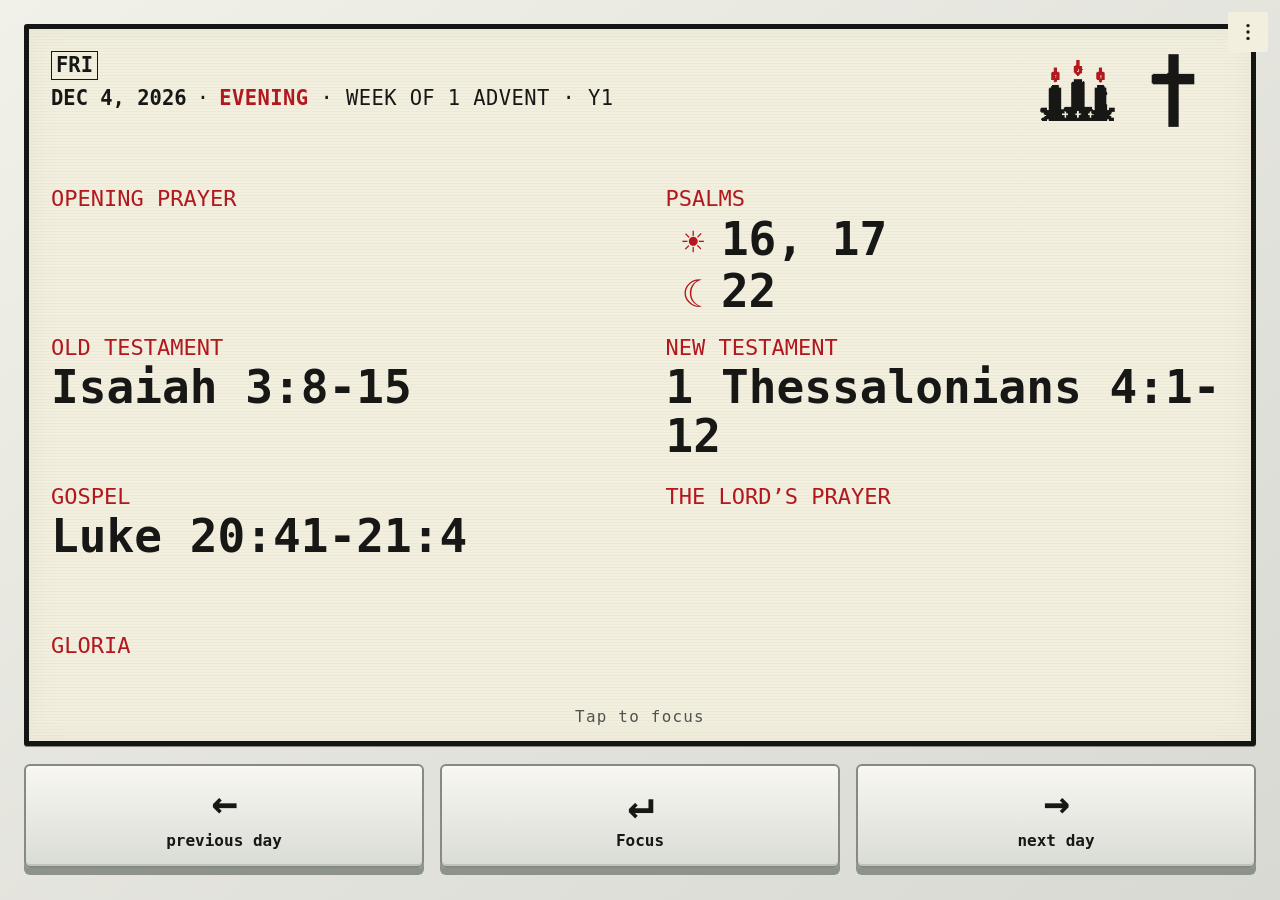
<file: index.html>
<!doctype html>
<html lang="en">
<head>
  <meta charset="utf-8">
  <meta name="viewport" content="width=device-width,initial-scale=1,viewport-fit=cover">
  <meta name="theme-color" content="#171716">
  <meta name="apple-mobile-web-app-capable" content="yes">
  <meta name="apple-mobile-web-app-status-bar-style" content="black">
  <meta name="apple-mobile-web-app-title" content="Simple Liturgy">
  <script>
    (() => {
      try {
        const standalone = window.matchMedia("(display-mode: standalone)").matches
          || window.matchMedia("(display-mode: fullscreen)").matches
          || window.navigator.standalone === true;
        if (!standalone) return;
        const root = document.documentElement;
        root.dataset.standalone = "";
        // iOS standalone 100vh is taller than the webview. Measure the visible
        // height before paint so the reader footer is not clipped off-screen.
        const pinStandaloneViewport = () => {
          const height = window.innerHeight;
          if (height >= 200) root.style.setProperty("--standalone-viewport-height", `${Math.round(height)}px`);
        };
        pinStandaloneViewport();
        window.addEventListener("resize", pinStandaloneViewport);
        window.addEventListener("orientationchange", pinStandaloneViewport);
        window.addEventListener("pageshow", pinStandaloneViewport);
        window.visualViewport?.addEventListener("resize", pinStandaloneViewport);
      } catch {}
    })();
  </script>
  <meta name="description" content="Read the BCP 1979 Daily Office lectionary and daily prayers in a focused, offline-ready web app.">
  <link rel="canonical" href="https://simpleliturgy.com/">
  <meta property="og:type" content="website">
  <meta property="og:site_name" content="Simple Liturgy">
  <meta property="og:title" content="Simple Liturgy | BCP 1979 Daily Office Reader">
  <meta property="og:description" content="Read the BCP 1979 Daily Office lectionary and daily prayers in a focused, offline-ready web app.">
  <meta property="og:url" content="https://simpleliturgy.com/">
  <meta property="og:image" content="https://simpleliturgy.com/assets/og-simple-liturgy.png?v=3">
  <meta property="og:image:type" content="image/png">
  <meta property="og:image:width" content="1200">
  <meta property="og:image:height" content="630">
  <meta property="og:image:alt" content="Simplified Simple Liturgy reader showing Psalms, Old Testament, New Testament, and Gospel citations">
  <meta name="twitter:card" content="summary_large_image">
  <meta name="twitter:title" content="Simple Liturgy | BCP 1979 Daily Office Reader">
  <meta name="twitter:description" content="Read the BCP 1979 Daily Office lectionary and daily prayers in a focused, offline-ready web app.">
  <meta name="twitter:image" content="https://simpleliturgy.com/assets/og-simple-liturgy.png?v=3">
  <meta name="twitter:image:alt" content="Simplified Simple Liturgy reader showing Psalms, Old Testament, New Testament, and Gospel citations">
  <title>Simple Liturgy | BCP 1979 Daily Office Reader</title>
  <link rel="manifest" href="./manifest.webmanifest?v=0.3.170">
  <link rel="apple-touch-icon" sizes="180x180" href="./apple-touch-icon.png?v=0.3.170">
  <link rel="icon" href="./icon.svg?v=0.3.170" type="image/svg+xml">
  <link rel="stylesheet" href="./design-tokens.css?v=0.3.170">
  <link rel="stylesheet" href="./app.css?v=0.3.170">
</head>
<body>
  <div class="ios-pwa-status-strip" aria-hidden="true"></div>
  <main class="app-shell" id="settings-page" hidden>
    <header class="app-bar">
      <div>
        <p class="eyebrow">BCP 1979 · Daily Office</p>
        <h1>Simple Liturgy</h1>
      </div>
      <div class="app-actions">
        <button class="icon-button" id="install-button" type="button" hidden>Save app</button>
        <button class="icon-button reader-launch" id="open-reader-button" type="button">Open reader</button>
      </div>
    </header>

    <section class="feast-browser" id="feast-browser" aria-labelledby="feast-browser-title" hidden>
      <header class="feast-browser-header">
        <button class="icon-button feast-browser-back" id="close-feast-browser" type="button">← Settings</button>
        <div>
          <p class="eyebrow">Liturgical calendar</p>
          <h2 id="feast-browser-title">Upcoming feast days</h2>
        </div>
      </header>
      <p class="feast-browser-intro">Browse church feasts and major seasonal days from today forward. Choose one to open its readings in the reader.</p>
      <div class="feast-list" id="feast-list"></div>
      <p class="settings-note" id="feast-list-status" role="status"></p>
    </section>

    <section class="settings-card appearance-settings" aria-labelledby="appearance-title">
      <p class="eyebrow">Preferences</p>
      <h2 id="appearance-title">Appearance</h2>
      <fieldset class="settings-options theme-options">
        <legend>Color theme</legend>
        <label><input type="radio" name="theme" value="light"> <span>Light</span></label>
        <label><input type="radio" name="theme" value="dark"> <span>Dark</span></label>
        <label><input type="radio" name="theme" value="system" checked> <span>System</span></label>
      </fieldset>
      <p class="settings-note">System follows your device appearance automatically.</p>
    </section>

    <section class="settings-card timed-office-settings" aria-labelledby="liturgies-settings-title">
      <p class="eyebrow" id="liturgies-settings-title">Liturgies</p>
      <div class="timed-office-options">
        <div class="timed-office-option prayer-format-settings" aria-labelledby="prayer-format-title">
          <h2 id="prayer-format-title">Morning and Evening Prayer</h2>
          <p class="settings-note">Choose one format for both offices. Noonday and Compline remain separate below.</p>
          <fieldset class="settings-options prayer-format-options">
            <legend>Morning and Evening Prayer format</legend>
            <label><input type="radio" name="prayer-format" value="simple" checked> <span>Simple</span></label>
            <label><input type="radio" name="prayer-format" value="full"> <span>Traditional</span></label>
          </fieldset>
          <p class="settings-note">Simple keeps the concise prayer-and-readings backbone.</p>
          <p class="settings-note">Traditional follows the complete Rite II office automatically, including an offline copy when it is ready.</p>
          <p class="settings-note" id="prayer-format-status" aria-live="polite" hidden></p>
          <div class="prayer-format-previews" aria-label="Preview Simple and Traditional Morning and Evening Prayer">
            <div class="prayer-format-preview-group" role="group" aria-label="Preview Simple Morning and Evening Prayer">
              <p class="prayer-format-preview-label">Preview Simple</p>
              <button class="settings-action" id="preview-simple-morning" type="button" aria-label="Preview Simple Morning">Morning</button>
              <button class="settings-action" id="preview-simple-evening" type="button" aria-label="Preview Simple Evening">Evening</button>
            </div>
            <div class="prayer-format-preview-group" role="group" aria-label="Preview Traditional Morning and Evening Prayer">
              <p class="prayer-format-preview-label">Preview Traditional</p>
              <button class="settings-action" id="preview-traditional-morning" type="button" aria-label="Preview Traditional Morning">Morning</button>
              <button class="settings-action" id="preview-traditional-evening" type="button" aria-label="Preview Traditional Evening">Evening</button>
            </div>
          </div>
          <button class="settings-action" id="retry-full-office" type="button" hidden>Retry Traditional Office</button>
        </div>
        <div class="timed-office-option">
          <label class="settings-switch" for="noonday-enabled">
            <span class="settings-switch-copy">
              <strong>Use Noonday Prayer</strong>
              <span>Automatically show it from 10:00 a.m. to 2:00 p.m. in your device’s local time.</span>
            </span>
            <input id="noonday-enabled" type="checkbox" role="switch">
          </label>
          <p class="settings-note">Follows the <a href="https://www.bcponline.org/DailyOffice/noonday.html" target="_blank" rel="noopener noreferrer">BCP 1979 Order of Service for Noonday</a>.</p>
          <button class="settings-action" id="preview-noonday" type="button">Preview</button>
        </div>
        <div class="timed-office-option">
          <label class="settings-switch" for="compline-enabled">
            <span class="settings-switch-copy">
              <strong>Use Compline</strong>
              <span>Automatically show it from 9:00 p.m. to 4:00 a.m. in your device’s local time.</span>
            </span>
            <input id="compline-enabled" type="checkbox" role="switch">
          </label>
          <p class="settings-note">Follows the <a href="https://www.bcponline.org/DailyOffice/compline.html" target="_blank" rel="noopener noreferrer">BCP 1979 Order for Compline</a>.</p>
          <button class="settings-action" id="preview-compline" type="button">Preview</button>
        </div>
      </div>
    </section>

    <section class="settings-card scripture-settings" id="scripture-settings" aria-labelledby="scripture-settings-title">
      <p class="eyebrow">Reader</p>
      <h2 id="scripture-settings-title">Scripture text</h2>
      <fieldset class="settings-options scripture-options">
        <legend>Scripture translation</legend>
        <label><input type="radio" name="scripture-mode" value="off" checked> <span>Off</span></label>
        <label><input type="radio" name="scripture-mode" value="web"> <span>Simple (WEB)</span></label>
        <label><input type="radio" name="scripture-mode" value="kjv"> <span>Traditional (KJV)</span></label>
      </fieldset>
      <p class="settings-note">Applies to Morning and Evening appointed Psalms and lessons in both Simple and Traditional Prayer. Off keeps the citation only. WEB and KJV stay available offline after install. When Scripture is on, Psalm body text follows morning/evening by time of day; overview grouping still follows your Psalm display setting. Pages auto-fit the screen; tap the edges to turn pages.</p>
    </section>

    <section class="settings-card psalm-settings" aria-labelledby="psalm-settings-title">
      <p class="eyebrow">Reader</p>
      <h2 id="psalm-settings-title">Simple Liturgy Psalms</h2>
      <fieldset class="settings-options psalm-options">
        <legend>Psalm display</legend>
        <label><input type="radio" name="psalm-display" value="together" checked> <span>Together</span></label>
        <label><input type="radio" name="psalm-display" value="by-time-of-day"> <span>By time of day</span></label>
      </fieldset>
      <p class="settings-note">Applies to Simple format overview grouping. Midnight to noon shows Morning Psalms; noon to midnight shows Evening Psalms. When WEB or KJV is selected, overview can stay Together while Psalm body text still follows time of day.</p>
    </section>

    <section class="settings-card prayer-schedule-settings" aria-labelledby="prayer-schedule-title">
      <p class="eyebrow">Rule of life</p>
      <h2 id="prayer-schedule-title">Prayer reminders</h2>
      <p>Choose a local time for each office. Timed-office schedules appear when their reader office is enabled.</p>
      <div class="prayer-time-groups">
        <div class="prayer-time-row" data-prayer-reminder-row="morning">
          <label for="prayer-reminder-morning">Morning Prayer</label>
          <select class="prayer-time-select" id="prayer-reminder-morning" data-prayer-office="morning">
            <option value="off">Off</option>
            <option value="05:00">5 a.m.</option>
            <option value="06:00">6 a.m.</option>
            <option value="07:00">7 a.m.</option>
            <option value="08:00">8 a.m.</option>
          </select>
        </div>
        <div class="prayer-time-row" data-prayer-reminder-row="noonday">
          <label for="prayer-reminder-noonday">Noonday Prayer</label>
          <select class="prayer-time-select" id="prayer-reminder-noonday" data-prayer-office="noonday">
            <option value="off">Off</option>
            <option value="11:00">11 a.m.</option>
            <option value="12:00">Noon</option>
            <option value="13:00">1 p.m.</option>
          </select>
        </div>
        <div class="prayer-time-row" data-prayer-reminder-row="evening">
          <label for="prayer-reminder-evening">Evening Prayer</label>
          <select class="prayer-time-select" id="prayer-reminder-evening" data-prayer-office="evening">
            <option value="off">Off</option>
            <option value="18:00">6 p.m.</option>
            <option value="19:00">7 p.m.</option>
            <option value="20:00">8 p.m.</option>
            <option value="21:00">9 p.m.</option>
          </select>
        </div>
        <div class="prayer-time-row" data-prayer-reminder-row="compline">
          <label for="prayer-reminder-compline">Compline</label>
          <select class="prayer-time-select" id="prayer-reminder-compline" data-prayer-office="compline">
            <option value="off">Off</option>
            <option value="21:00">9 p.m.</option>
            <option value="22:00">10 p.m.</option>
            <option value="23:00">11 p.m.</option>
          </select>
        </div>
      </div>
      <p class="settings-note">Calendar owns these recurring events. Change or delete them there before importing a replacement. Importing another file can create duplicates.</p>
      <button class="settings-action" id="create-prayer-reminders" type="button">Create calendar reminders</button>
      <p class="settings-note" id="prayer-reminder-status" aria-live="polite">Your calendar may ask you to import the file separately.</p>
      <p class="settings-note" id="prayer-import-help" hidden>Open the downloaded file with a compatible calendar. Google Calendar imports saved files from <a href="https://support.google.com/calendar/answer/37118" target="_blank" rel="noopener noreferrer">calendar.google.com on a computer</a>.</p>
    </section>

    <section class="settings-card feast-links-settings" aria-labelledby="feast-links-title">
      <p class="eyebrow">Feast days</p>
      <h2 id="feast-links-title">Feast day links</h2>
      <label class="settings-switch" for="feast-links-enabled">
        <span class="settings-switch-copy">
          <strong>Show “About” links</strong>
          <span>Open Wikipedia articles below opening prayers on church feast days.</span>
        </span>
        <input id="feast-links-enabled" type="checkbox" role="switch" checked>
      </label>
      <button class="settings-action" id="browse-feast-days" type="button">Browse feast days…</button>
    </section>

    <section class="settings-card shortcuts-settings" aria-labelledby="shortcuts-title">
      <p class="eyebrow">Controls</p>
      <h2 id="shortcuts-title">Shortcuts</h2>
      <div class="desktop-shortcuts" aria-label="Desktop keyboard shortcuts">
        <div><kbd>←</kbd><span>Previous day or reading</span></div>
        <div><kbd>→</kbd><span>Next day or reading</span></div>
        <div><kbd>Enter</kbd><span>Enter or advance focus mode</span></div>
        <div><kbd>↑</kbd><span>Return to overview</span></div>
        <div><kbd>↓</kbd><span>Start focus mode</span></div>
        <div><kbd>↑ ↑</kbd><span>Return to today from overview</span></div>
        <div><kbd>↓ ↓</kbd><span>Return to Opening Prayer in focus</span></div>
      </div>
      <div class="mobile-shortcuts" aria-label="Mobile tap and swipe controls">
        <div><strong>Tap left or right edge</strong><span>Move backward or forward</span></div>
        <div><strong>Swipe left or right</strong><span>Move between days or focused readings</span></div>
        <div><strong>Tap the middle</strong><span>Start or advance focus mode</span></div>
        <div><strong>Tap the date</strong><span>Return to today and overview</span></div>
      </div>
    </section>

    <section class="settings-card share-settings" aria-labelledby="share-title">
      <p class="eyebrow">Send to someone</p>
      <h2 id="share-title">Share Simple Liturgy</h2>
      <p>Open your device's share sheet to send the reader to someone else.</p>
      <button class="settings-action" id="share-button" type="button">
        <svg class="share-sheet-icon" viewBox="0 0 24 24" aria-hidden="true">
          <path d="M12 15V3m0 0L8 7m4-4 4 4"/>
          <path d="M8 10H6a2 2 0 0 0-2 2v7a2 2 0 0 0 2 2h12a2 2 0 0 0 2-2v-7a2 2 0 0 0-2-2h-2"/>
        </svg>
        <span>Share Simple Liturgy</span>
      </button>
      <p class="settings-note" id="share-status" aria-live="polite">If native sharing is unavailable, the link will be copied instead.</p>
    </section>

    <section class="settings-card feedback-settings" aria-labelledby="feedback-title">
      <p class="eyebrow">Get in touch</p>
      <h2 id="feedback-title">Feedback</h2>
      <p>Questions, corrections, or ideas are welcome at <a href="mailto:simpleliturgy@mtworth.co">simpleliturgy@mtworth.co</a>.</p>
    </section>

    <section class="settings-card analytics-settings" aria-labelledby="analytics-settings-title">
      <p class="eyebrow">Privacy first</p>
      <h2 id="analytics-settings-title">Anonymous analytics</h2>
      <p>The only data we track is anonymous—roughly, “somebody somewhere used the app somehow.” No names, accounts, cookies, custom events, or cross-site profiles.</p>
      <label class="settings-switch" for="analytics-enabled">
        <span class="settings-switch-copy">
          <strong>Share anonymous usage</strong>
          <span>Allow one anonymous page-view signal when a page opens.</span>
        </span>
        <input id="analytics-enabled" data-analytics-toggle type="checkbox" role="switch" checked>
      </label>
      <p class="settings-note" data-analytics-status aria-live="polite">Checking analytics preference…</p>
    </section>

    <footer class="app-footer">
      <section class="install-guide" aria-labelledby="install-guide-title">
        <p class="eyebrow">Save to your phone</p>
        <h2 id="install-guide-title">Add to Home Screen</h2>
        <div class="platform-steps">
          <div>
            <h3>iPhone or iPad</h3>
            <ol>
              <li>Open this page in <strong>Safari</strong>.</li>
              <li>Tap the Share button.</li>
              <li>Scroll down and choose <strong>Add to Home Screen</strong>.</li>
              <li>Tap <strong>Add</strong> to place the app on your Home Screen.</li>
            </ol>
          </div>
          <div>
            <h3>Android</h3>
            <ol>
              <li>Open this page in <strong>Chrome</strong>.</li>
              <li>Tap the three-dot menu.</li>
              <li>Choose <strong>Add to Home screen</strong> or <strong>Install app</strong>.</li>
              <li>Confirm <strong>Install</strong>.</li>
            </ol>
          </div>
        </div>
      </section>
      <section class="faq-guide" aria-labelledby="faq-guide-title">
        <p class="eyebrow">About the reader</p>
        <h2 id="faq-guide-title">Frequently Asked Questions</h2>
        <div class="faq-list">
          <article>
            <h3>Where is the Scripture text?</h3>
            <p>Appointed lesson citations always appear. In Settings, Scripture text can stay Off (citation only), or show public-domain World English Bible (WEB) or King James Version (KJV) body text for Morning and Evening lessons, including the deuterocanonical lessons the lectionary appoints. If a passage is not in the selected translation, the citation stays with a short note.</p>
          </article>
          <article>
            <h3>Does it work offline?</h3>
            <p>Yes. Load or install the app once while online so the reader, prayers, lectionary, and Scripture packs can be saved. It will then work in airplane mode, though reconnecting occasionally allows updates and restores data if your browser clears stored files.</p>
          </article>
          <article>
            <h3>What is Beginner's Apprenticeship?</h3>
            <p><a href="https://beginnersapprenticeship.com/about">Beginner's Apprenticeship</a> creates inter-denominational books, music, podcasts, and simple liturgies that adapt historic Christian prayer rhythms for families and households with small children.</p>
          </article>
        </div>
      </section>
      <div class="project-credit">
        <p><a href="https://beginnersapprenticeship.com">A Beginner's Apprenticeship Project</a></p>
        <p class="llms-credit"><a href="./llms.txt">LLMs.txt</a></p>
        <p><a href="./terms.html">Terms &amp; Licensing</a></p>
        <p><a href="./privacy.html">Privacy</a></p>
        <p>&copy; 2026 Mount Worth Creative LLC</p>
        <p class="app-version" id="app-version" aria-label="App version"></p>
      </div>
    </footer>
  </main>

  <section class="reader" aria-label="Simple Liturgy reader">
    <button class="reader-menu" id="reader-menu" type="button" aria-label="Open settings">
      <svg viewBox="0 0 24 24" aria-hidden="true">
        <circle cx="12" cy="5" r="1.8"/>
        <circle cx="12" cy="12" r="1.8"/>
        <circle cx="12" cy="19" r="1.8"/>
      </svg>
    </button>
    <div class="device-screen" id="device-screen">
      <div class="screen-copy" id="screen" aria-live="polite">Loading readings…</div>
    </div>

    <button class="install-tooltip" id="install-tooltip" type="button" aria-label="Dismiss Add to Home Screen instructions">
      <span>Tap</span>
      <svg class="share-sheet-icon" viewBox="0 0 24 24" role="img" aria-label="Share">
        <path d="M12 15V3m0 0L8 7m4-4 4 4"/>
        <path d="M8 10H6a2 2 0 0 0-2 2v7a2 2 0 0 0 2 2h12a2 2 0 0 0 2-2v-7a2 2 0 0 0-2-2h-2"/>
      </svg>
      <span>then <strong>Add to Home Screen</strong></span>
    </button>

    <div class="navigation-controls" aria-label="Reader controls">
      <button id="previous-control" data-event="PREV_DAY" type="button"><kbd aria-hidden="true">←</kbd><span>previous day</span></button>
      <button id="center-control" data-event="FOCUS" type="button" aria-label="Enter focus mode"><kbd aria-hidden="true">↵</kbd><span>Focus</span></button>
      <button id="next-control" data-event="NEXT_DAY" type="button"><kbd aria-hidden="true">→</kbd><span>next day</span></button>
    </div>
  </section>

  <dialog class="onboarding-sheet" id="timed-office-onboarding" aria-labelledby="timed-office-onboarding-title" aria-describedby="timed-office-onboarding-description">
    <form method="dialog">
      <h2 id="timed-office-onboarding-title"></h2>
      <p id="timed-office-onboarding-description"></p>
      <div class="onboarding-sheet-actions">
        <button class="onboarding-sheet-enable" id="enable-timed-office" value="enable" type="submit"></button>
        <button id="dismiss-timed-office" value="dismiss" type="submit">Not now</button>
      </div>
    </form>
  </dialog>

  <dialog id="install-dialog" aria-labelledby="install-dialog-title">
    <form method="dialog">
      <p class="eyebrow">Save to your phone</p>
      <h2 id="install-dialog-title">Add to Home Screen</h2>
      <div class="dialog-steps">
        <p><strong>iPhone or iPad:</strong> Open this page in Safari, tap Share, choose <strong>Add to Home Screen</strong>, then tap Add.</p>
        <p><strong>Android:</strong> Open this page in Chrome, open the three-dot menu, choose <strong>Add to Home screen</strong> or <strong>Install app</strong>, then confirm.</p>
        <p>After saving, open the reader and rotate your phone whenever you want the landscape layout.</p>
      </div>
      <button value="close" type="submit">Got it</button>
    </form>
  </dialog>

  <script type="module" src="./app.js?v=0.3.170"></script>
</body>
</html>
</file>
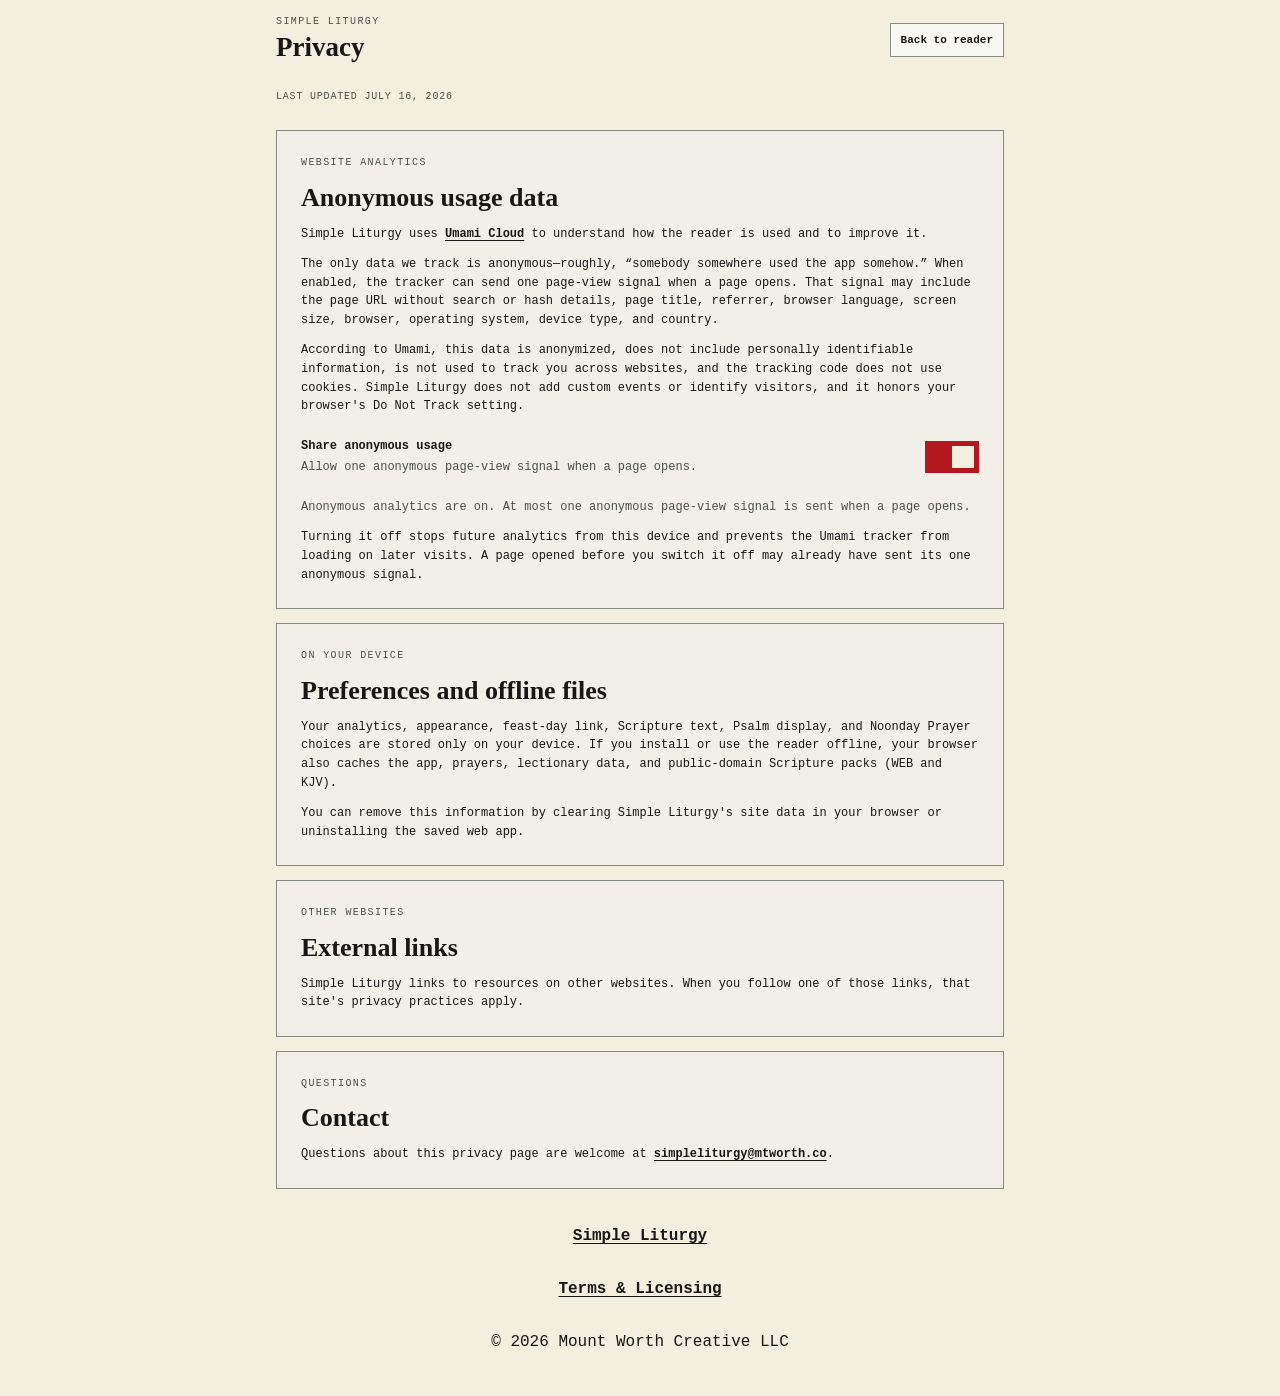
<file: privacy.html>
<!doctype html>
<html lang="en" class="settings-open">
<head>
  <meta charset="utf-8">
  <meta name="viewport" content="width=device-width,initial-scale=1,viewport-fit=cover">
  <meta name="theme-color" content="#171716">
  <meta name="description" content="How Simple Liturgy uses privacy-focused analytics and stores preferences on your device.">
  <link rel="canonical" href="https://simpleliturgy.com/privacy.html">
  <title>Privacy | Simple Liturgy</title>
  <link rel="icon" href="./icon.svg?v=0.3.170" type="image/svg+xml">
  <link rel="stylesheet" href="./design-tokens.css?v=0.3.170">
  <link rel="stylesheet" href="./app.css?v=0.3.170">
</head>
<body>
  <main class="app-shell">
    <header class="app-bar">
      <div>
        <p class="eyebrow">Simple Liturgy</p>
        <h1>Privacy</h1>
      </div>
      <a class="icon-button privacy-back-link" href="./">Back to reader</a>
    </header>

    <p class="app-version">Last updated July 16, 2026</p>

    <div class="privacy-content">
      <section class="settings-card privacy-card" aria-labelledby="analytics-title">
        <p class="eyebrow">Website analytics</p>
        <h2 id="analytics-title">Anonymous usage data</h2>
        <p>Simple Liturgy uses <a href="https://umami.is/privacy">Umami Cloud</a> to understand how the reader is used and to improve it.</p>
        <p>The only data we track is anonymous—roughly, “somebody somewhere used the app somehow.” When enabled, the tracker can send one page-view signal when a page opens. That signal may include the page URL without search or hash details, page title, referrer, browser language, screen size, browser, operating system, device type, and country.</p>
        <p>According to Umami, this data is anonymized, does not include personally identifiable information, is not used to track you across websites, and the tracking code does not use cookies. Simple Liturgy does not add custom events or identify visitors, and it honors your browser's Do Not Track setting.</p>
        <label class="settings-switch" for="privacy-analytics-enabled">
          <span class="settings-switch-copy">
            <strong>Share anonymous usage</strong>
            <span>Allow one anonymous page-view signal when a page opens.</span>
          </span>
          <input id="privacy-analytics-enabled" data-analytics-toggle type="checkbox" role="switch" checked>
        </label>
        <p class="settings-note" data-analytics-status aria-live="polite">Checking analytics preference…</p>
        <p>Turning it off stops future analytics from this device and prevents the Umami tracker from loading on later visits. A page opened before you switch it off may already have sent its one anonymous signal.</p>
      </section>

      <section class="settings-card privacy-card" aria-labelledby="device-storage-title">
        <p class="eyebrow">On your device</p>
        <h2 id="device-storage-title">Preferences and offline files</h2>
        <p>Your analytics, appearance, feast-day link, Scripture text, Psalm display, and Noonday Prayer choices are stored only on your device. If you install or use the reader offline, your browser also caches the app, prayers, lectionary data, and public-domain Scripture packs (WEB and KJV).</p>
        <p>You can remove this information by clearing Simple Liturgy's site data in your browser or uninstalling the saved web app.</p>
      </section>

      <section class="settings-card privacy-card" aria-labelledby="links-title">
        <p class="eyebrow">Other websites</p>
        <h2 id="links-title">External links</h2>
        <p>Simple Liturgy links to resources on other websites. When you follow one of those links, that site's privacy practices apply.</p>
      </section>

      <section class="settings-card privacy-card" aria-labelledby="contact-title">
        <p class="eyebrow">Questions</p>
        <h2 id="contact-title">Contact</h2>
        <p>Questions about this privacy page are welcome at <a href="mailto:simpleliturgy@mtworth.co">simpleliturgy@mtworth.co</a>.</p>
      </section>
    </div>

    <footer class="project-credit">
      <p><a href="./">Simple Liturgy</a></p>
      <p><a href="./terms.html">Terms &amp; Licensing</a></p>
      <p>&copy; 2026 Mount Worth Creative LLC</p>
    </footer>
  </main>

  <script type="module">
    import { initializeAnalytics } from "./analytics.js?v=0.3.170";
    import { initializeTheme } from "./theme.js?v=0.3.170";

    initializeAnalytics({ document, storage: window.localStorage, trackerWindow: window });
    initializeTheme({
      root: document.documentElement,
      storage: window.localStorage,
      media: window.matchMedia("(prefers-color-scheme: dark)"),
      meta: document.querySelector('meta[name="theme-color"]'),
      styles: window.getComputedStyle.bind(window),
    });
  </script>
</body>
</html>
</file>
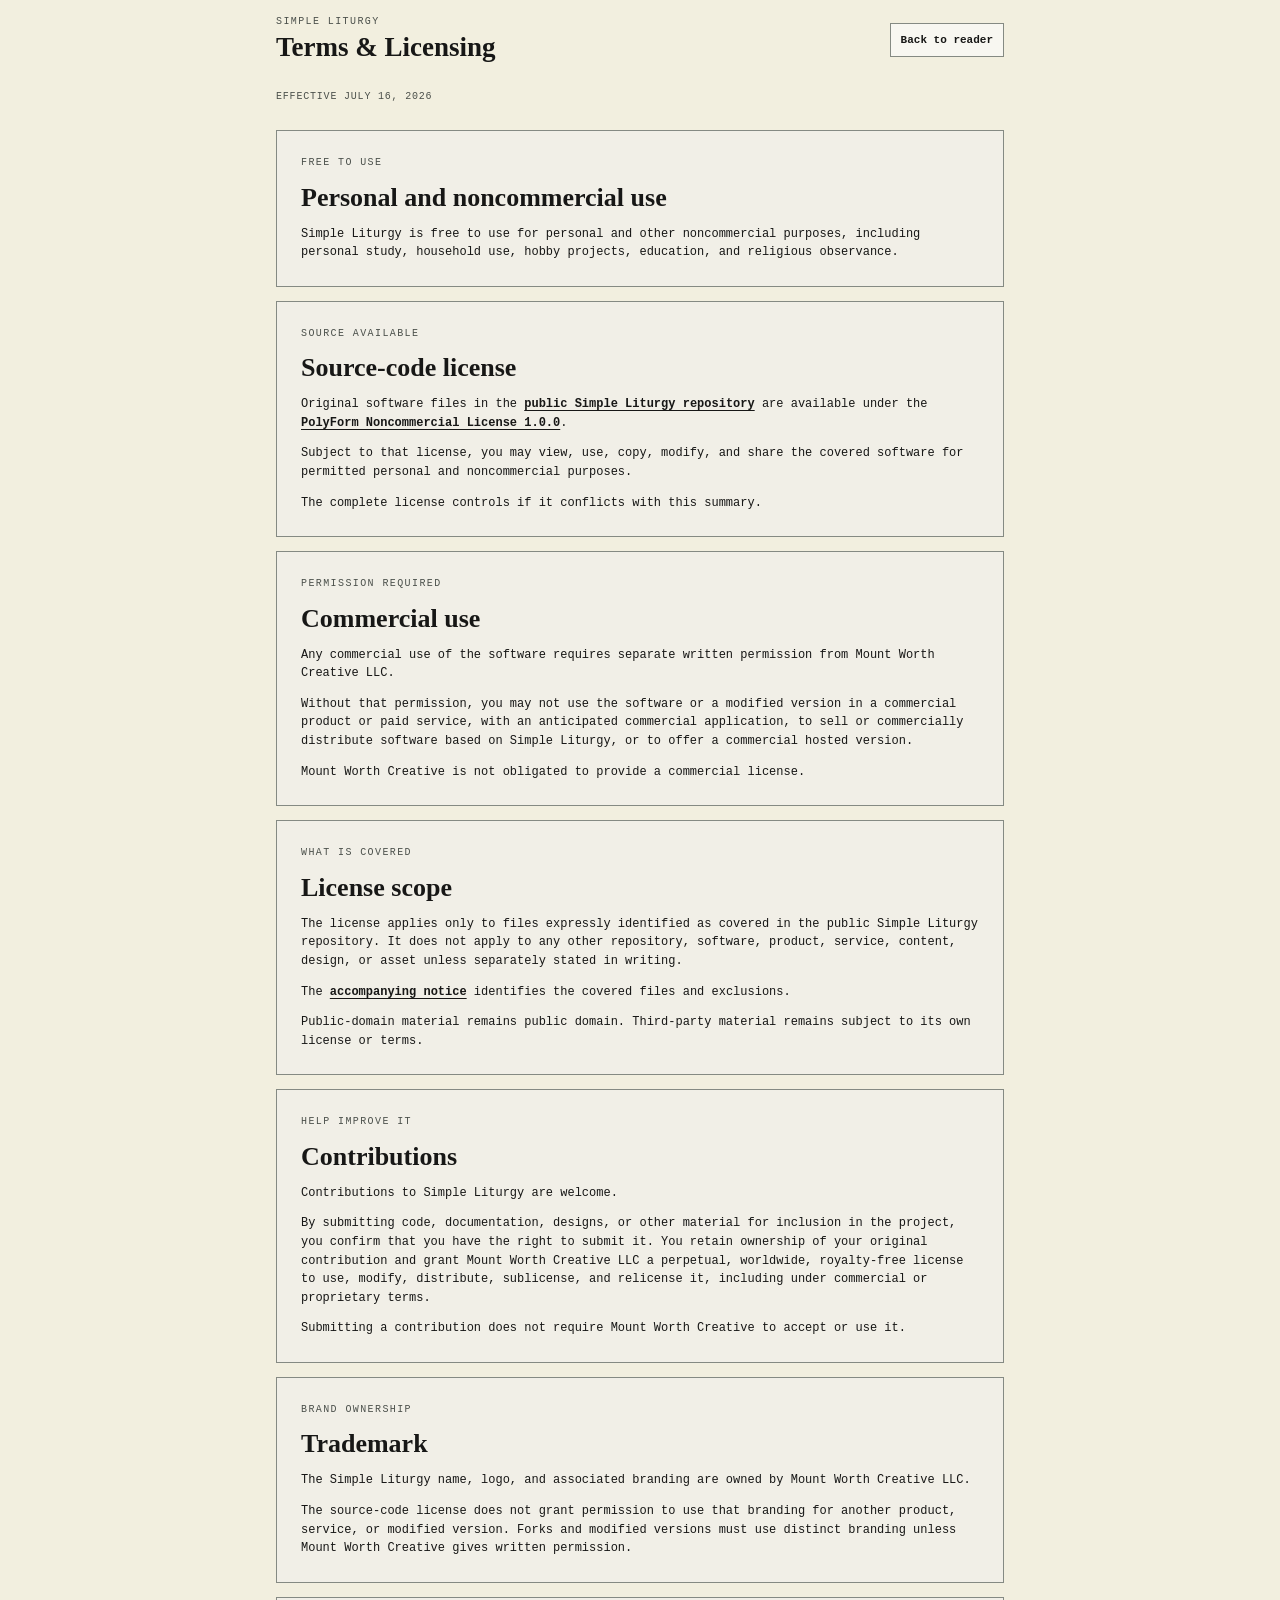
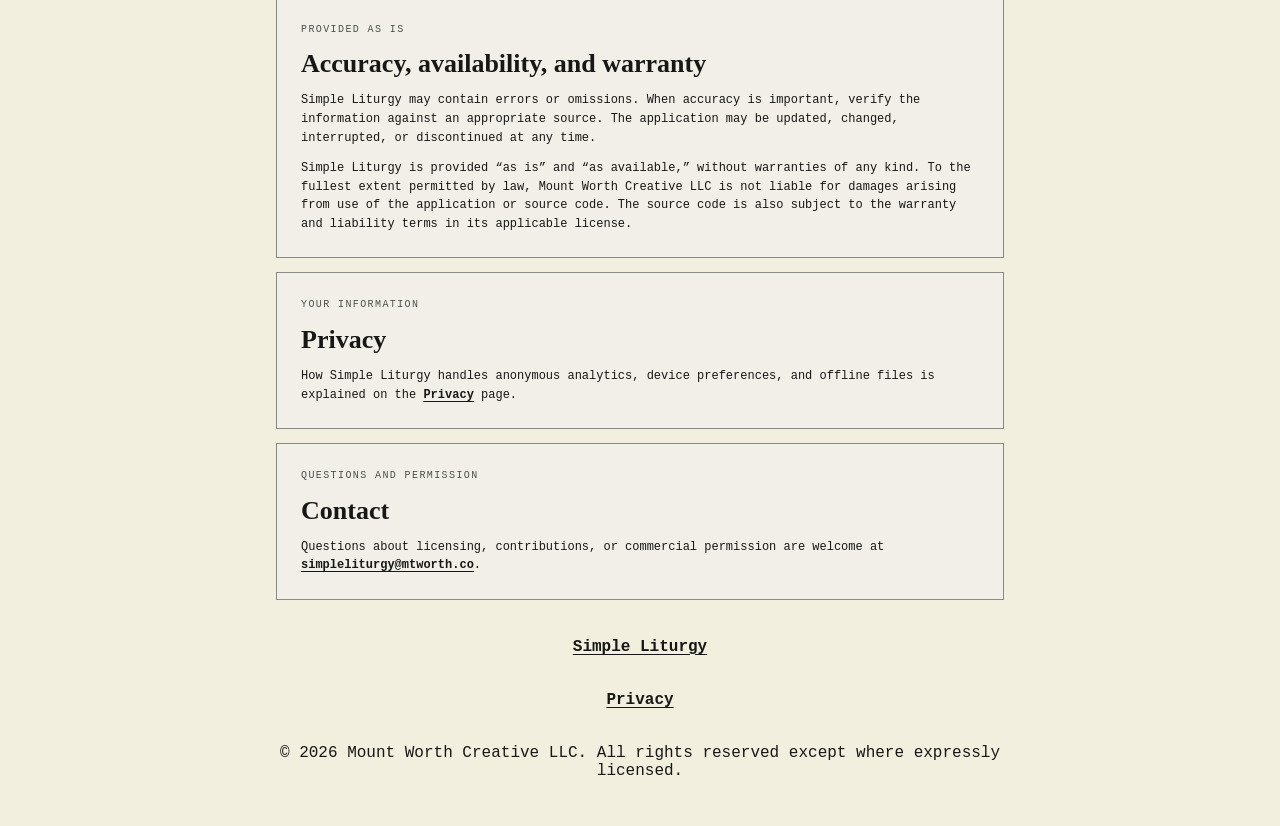
<file: terms.html>
<!doctype html>
<html lang="en" class="settings-open">
<head>
  <meta charset="utf-8">
  <meta name="viewport" content="width=device-width,initial-scale=1,viewport-fit=cover">
  <meta name="theme-color" content="#171716">
  <meta name="description" content="Personal, noncommercial, contribution, and commercial licensing terms for Simple Liturgy.">
  <link rel="canonical" href="https://simpleliturgy.com/terms.html">
  <title>Terms &amp; Licensing | Simple Liturgy</title>
  <link rel="icon" href="./icon.svg?v=0.3.170" type="image/svg+xml">
  <link rel="stylesheet" href="./design-tokens.css?v=0.3.170">
  <link rel="stylesheet" href="./app.css?v=0.3.170">
</head>
<body>
  <main class="app-shell">
    <header class="app-bar">
      <div>
        <p class="eyebrow">Simple Liturgy</p>
        <h1>Terms &amp; Licensing</h1>
      </div>
      <a class="icon-button legal-back-link" href="./">Back to reader</a>
    </header>

    <p class="app-version">Effective July 16, 2026</p>

    <div class="legal-content">
      <section class="settings-card" aria-labelledby="personal-use-title">
        <p class="eyebrow">Free to use</p>
        <h2 id="personal-use-title">Personal and noncommercial use</h2>
        <p>Simple Liturgy is free to use for personal and other noncommercial purposes, including personal study, household use, hobby projects, education, and religious observance.</p>
      </section>

      <section class="settings-card" aria-labelledby="source-license-title">
        <p class="eyebrow">Source available</p>
        <h2 id="source-license-title">Source-code license</h2>
        <p>Original software files in the <a href="https://github.com/parksmithh/simple-liturgy">public Simple Liturgy repository</a> are available under the <a href="./LICENSE.md">PolyForm Noncommercial License 1.0.0</a>.</p>
        <p>Subject to that license, you may view, use, copy, modify, and share the covered software for permitted personal and noncommercial purposes.</p>
        <p>The complete license controls if it conflicts with this summary.</p>
      </section>

      <section class="settings-card" aria-labelledby="commercial-use-title">
        <p class="eyebrow">Permission required</p>
        <h2 id="commercial-use-title">Commercial use</h2>
        <p>Any commercial use of the software requires separate written permission from Mount Worth Creative LLC.</p>
        <p>Without that permission, you may not use the software or a modified version in a commercial product or paid service, with an anticipated commercial application, to sell or commercially distribute software based on Simple Liturgy, or to offer a commercial hosted version.</p>
        <p>Mount Worth Creative is not obligated to provide a commercial license.</p>
      </section>

      <section class="settings-card" aria-labelledby="scope-title">
        <p class="eyebrow">What is covered</p>
        <h2 id="scope-title">License scope</h2>
        <p>The license applies only to files expressly identified as covered in the public Simple Liturgy repository. It does not apply to any other repository, software, product, service, content, design, or asset unless separately stated in writing.</p>
        <p>The <a href="./NOTICE">accompanying notice</a> identifies the covered files and exclusions.</p>
        <p>Public-domain material remains public domain. Third-party material remains subject to its own license or terms.</p>
      </section>

      <section class="settings-card" aria-labelledby="contributions-title">
        <p class="eyebrow">Help improve it</p>
        <h2 id="contributions-title">Contributions</h2>
        <p>Contributions to Simple Liturgy are welcome.</p>
        <p>By submitting code, documentation, designs, or other material for inclusion in the project, you confirm that you have the right to submit it. You retain ownership of your original contribution and grant Mount Worth Creative LLC a perpetual, worldwide, royalty-free license to use, modify, distribute, sublicense, and relicense it, including under commercial or proprietary terms.</p>
        <p>Submitting a contribution does not require Mount Worth Creative to accept or use it.</p>
      </section>

      <section class="settings-card" aria-labelledby="trademark-title">
        <p class="eyebrow">Brand ownership</p>
        <h2 id="trademark-title">Trademark</h2>
        <p>The Simple Liturgy name, logo, and associated branding are owned by Mount Worth Creative LLC.</p>
        <p>The source-code license does not grant permission to use that branding for another product, service, or modified version. Forks and modified versions must use distinct branding unless Mount Worth Creative gives written permission.</p>
      </section>

      <section class="settings-card" aria-labelledby="accuracy-title">
        <p class="eyebrow">Provided as is</p>
        <h2 id="accuracy-title">Accuracy, availability, and warranty</h2>
        <p>Simple Liturgy may contain errors or omissions. When accuracy is important, verify the information against an appropriate source. The application may be updated, changed, interrupted, or discontinued at any time.</p>
        <p>Simple Liturgy is provided “as is” and “as available,” without warranties of any kind. To the fullest extent permitted by law, Mount Worth Creative LLC is not liable for damages arising from use of the application or source code. The source code is also subject to the warranty and liability terms in its applicable license.</p>
      </section>

      <section class="settings-card" aria-labelledby="privacy-title">
        <p class="eyebrow">Your information</p>
        <h2 id="privacy-title">Privacy</h2>
        <p>How Simple Liturgy handles anonymous analytics, device preferences, and offline files is explained on the <a href="./privacy.html">Privacy</a> page.</p>
      </section>

      <section class="settings-card" aria-labelledby="contact-title">
        <p class="eyebrow">Questions and permission</p>
        <h2 id="contact-title">Contact</h2>
        <p>Questions about licensing, contributions, or commercial permission are welcome at <a href="mailto:simpleliturgy@mtworth.co">simpleliturgy@mtworth.co</a>.</p>
      </section>
    </div>

    <footer class="project-credit">
      <p><a href="./">Simple Liturgy</a></p>
      <p><a href="./privacy.html">Privacy</a></p>
      <p>&copy; 2026 Mount Worth Creative LLC. All rights reserved except where expressly licensed.</p>
    </footer>
  </main>

  <script type="module">
    import { initializeAnalytics } from "./analytics.js?v=0.3.170";
    import { initializeTheme } from "./theme.js?v=0.3.170";

    initializeAnalytics({ document, storage: window.localStorage, trackerWindow: window });
    initializeTheme({
      root: document.documentElement,
      storage: window.localStorage,
      media: window.matchMedia("(prefers-color-scheme: dark)"),
      meta: document.querySelector('meta[name="theme-color"]'),
      styles: window.getComputedStyle.bind(window),
    });
  </script>
</body>
</html>
</file>
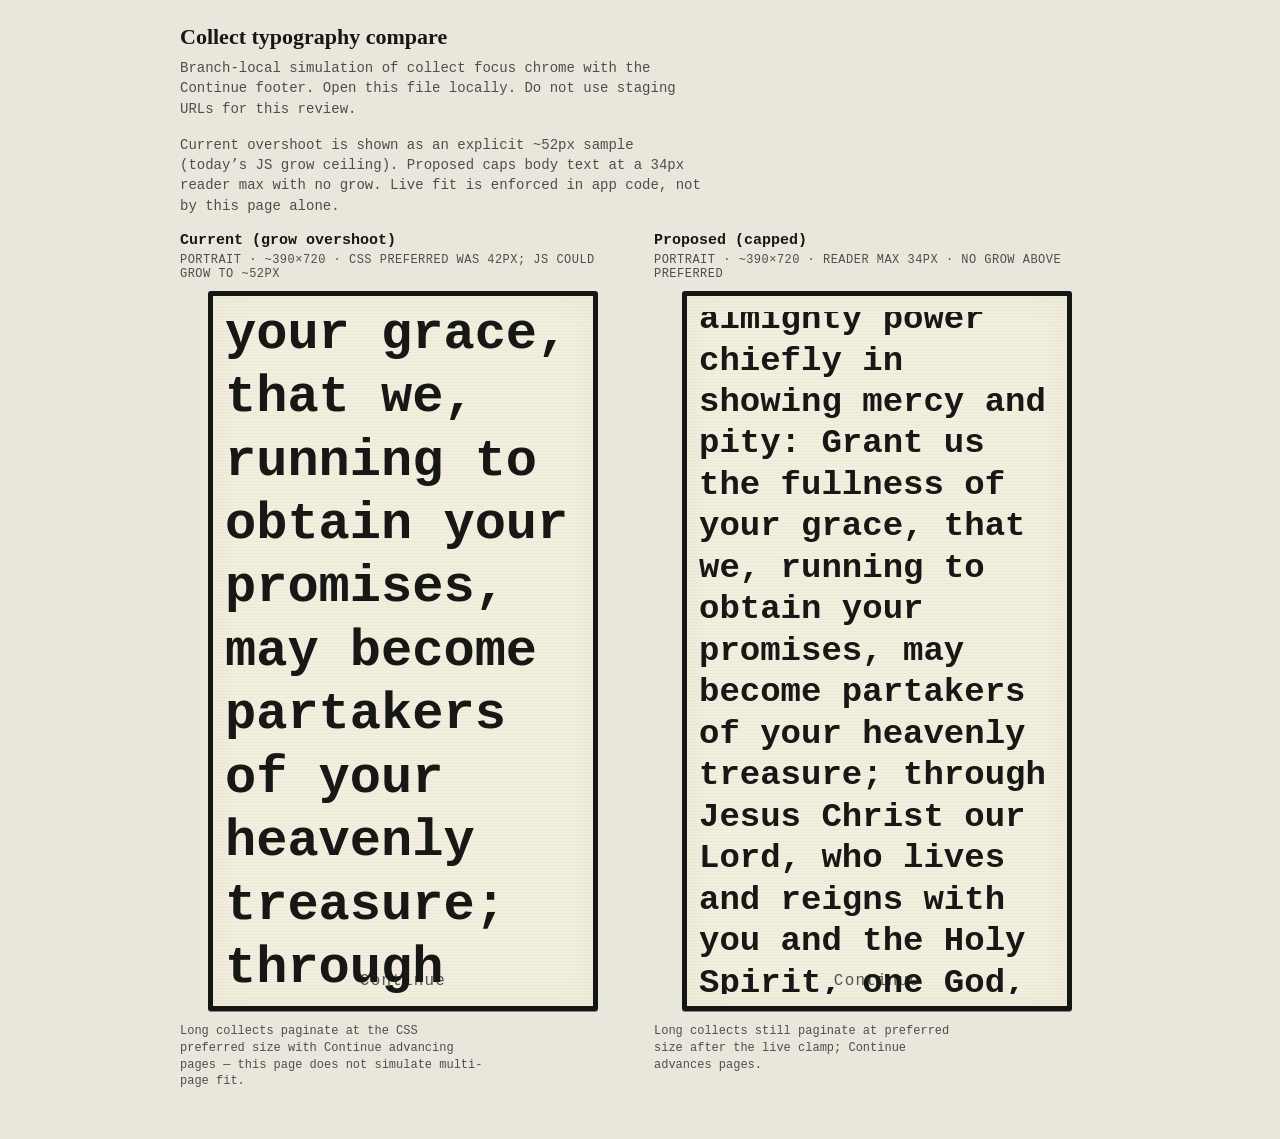
<file: docs/design/typography-compare.html>
<!doctype html>
<html lang="en">
<head>
  <meta charset="utf-8">
  <meta name="viewport" content="width=device-width,initial-scale=1,viewport-fit=cover">
  <meta name="robots" content="noindex,nofollow">
  <title>Typography compare | Simple Liturgy (local)</title>
  <!--
    Local branch artifact only. Open via file:// or a local static server.
    Not a staging look surface, not pre-promote verification, not production.
    Prefer omit from main merge; if merged, leave unlinked and never cite as staging look.
    Live JS grow above preferred is fixed in app.js (collect measuredPrayerLayout no-grow), not by this page.
  -->
  <link rel="stylesheet" href="../../design-tokens.css">
  <link rel="stylesheet" href="../../app.css">
  <style>
    :root {
      --compare-frame-width: 390px;
      --compare-frame-height: 720px;
    }

    body.typography-compare {
      margin: 0;
      padding: 24px 16px 48px;
      background: var(--app-background);
      color: var(--app-text);
      font-family: var(--font-family-ui);
    }

    .compare-page {
      max-width: 920px;
      margin: 0 auto;
    }

    .compare-page h1 {
      margin: 0 0 8px;
      font-size: 22px;
      font-weight: var(--font-weight-bold);
    }

    .compare-lede,
    .compare-note {
      margin: 0 0 16px;
      max-width: 62ch;
      font-size: 14px;
      line-height: 1.45;
      color: var(--eyebrow);
    }

    .compare-grid {
      display: grid;
      gap: 28px;
      grid-template-columns: 1fr;
    }

    @media (min-width: 860px) {
      .compare-grid {
        grid-template-columns: 1fr 1fr;
      }
    }

    .compare-panel h2 {
      margin: 0 0 4px;
      font-size: 15px;
      font-weight: var(--font-weight-bold);
    }

    .compare-panel .panel-context {
      margin: 0 0 10px;
      font-size: 12px;
      letter-spacing: .04em;
      text-transform: uppercase;
      color: var(--eyebrow);
    }

    .compare-frame {
      width: min(100%, var(--compare-frame-width));
      height: var(--compare-frame-height);
      margin: 0 auto;
    }

    /* App .reader is position:fixed full-viewport; keep compare frames in-flow. */
    .compare-frame .reader {
      position: relative;
      inset: auto;
      z-index: auto;
      display: flex;
      width: 100%;
      height: 100%;
      margin: 0;
      padding: 0;
      min-height: 0;
      background: transparent;
      box-shadow: none;
    }

    .compare-frame .device-screen {
      height: 100%;
      min-height: 0;
    }

    .compare-frame .screen-copy {
      min-height: 0;
    }

    .compare-frame .reader-menu {
      display: none;
    }

    .compare-frame .prayer-content {
      display: block;
      width: 100%;
      padding: 0;
      border: 0;
      background: transparent;
      color: inherit;
      text-align: left;
      font: inherit;
    }

    .panel-current .prayer-text {
      font-size: 52px;
    }

    .panel-proposed .reader .device-screen {
      --type-reader-prayer: clamp(24px, 3.4vw, 34px);
    }

    .compare-footnote {
      margin: 12px 0 0;
      max-width: 42ch;
      font-size: 12px;
      line-height: 1.4;
      color: var(--eyebrow);
    }
  </style>
</head>
<body class="typography-compare">
  <main class="compare-page">
    <h1>Collect typography compare</h1>
    <p class="compare-lede">
      Branch-local simulation of collect focus chrome with the Continue footer.
      Open this file locally. Do not use staging URLs for this review.
    </p>
    <p class="compare-note">
      Current overshoot is shown as an explicit ~52px sample (today’s JS grow ceiling).
      Proposed caps body text at a 34px reader max with no grow. Live fit is enforced in app code, not by this page alone.
    </p>

    <div class="compare-grid">
      <section class="compare-panel panel-current" aria-labelledby="current-title">
        <h2 id="current-title">Current (grow overshoot)</h2>
        <p class="panel-context">Portrait · ~390×720 · CSS preferred was 42px; JS could grow to ~52px</p>
        <div class="compare-frame">
          <div class="reader focus-mode">
            <div class="device-screen">
              <div class="screen-copy">
                <div class="reading focus prayer-focus">
                  <div class="prayer-content">
                    <span class="label">Prayer for Proper 21</span>
                    <span class="prayer-text">O God, you declare your almighty power chiefly in showing mercy and pity: Grant us the fullness of your grace, that we, running to obtain your promises, may become partakers of your heavenly treasure; through Jesus Christ our Lord, who lives and reigns with you and the Holy Spirit, one God, for ever and ever. Amen.</span>
                  </div>
                </div>
                <span class="focus-continue-hint">Continue</span>
              </div>
            </div>
          </div>
        </div>
        <p class="compare-footnote">
          Long collects paginate at the CSS preferred size with Continue advancing pages — this page does not simulate multi-page fit.
        </p>
      </section>

      <section class="compare-panel panel-proposed" aria-labelledby="proposed-title">
        <h2 id="proposed-title">Proposed (capped)</h2>
        <p class="panel-context">Portrait · ~390×720 · reader max 34px · no grow above preferred</p>
        <div class="compare-frame">
          <div class="reader focus-mode">
            <div class="device-screen">
              <div class="screen-copy">
                <div class="reading focus prayer-focus">
                  <div class="prayer-content">
                    <span class="label">Prayer for Proper 21</span>
                    <span class="prayer-text">O God, you declare your almighty power chiefly in showing mercy and pity: Grant us the fullness of your grace, that we, running to obtain your promises, may become partakers of your heavenly treasure; through Jesus Christ our Lord, who lives and reigns with you and the Holy Spirit, one God, for ever and ever. Amen.</span>
                  </div>
                </div>
                <span class="focus-continue-hint">Continue</span>
              </div>
            </div>
          </div>
        </div>
        <p class="compare-footnote">
          Long collects still paginate at preferred size after the live clamp; Continue advances pages.
        </p>
      </section>
    </div>
  </main>
</body>
</html>
</file>
<file: design-tokens.css>
:root {
  color-scheme: light;

  --font-family-ui: ui-monospace, "SFMono-Regular", Consolas, monospace;
  --font-family-display: Georgia, "Times New Roman", serif;
  --font-family-reader: var(--font-family-ui);
  --font-weight-regular: 400;
  --font-weight-medium: 500;
  --font-weight-semibold: 600;
  --font-weight-bold: 700;
  --font-weight-extrabold: 800;
  --font-weight-black: 900;
  --font-weight-reader-content: var(--font-weight-extrabold);

  --type-eyebrow: 10px;
  --type-app-title: clamp(18px, 4.6vw, 27px);
  --type-section-title: clamp(20px, 4.6vw, 26px);
  --type-dialog-title: 24px;
  --type-ui-control: 11px;
  --type-footer: 12px;
  --type-reader-base: clamp(13px, 3vw, 20px);
  --type-reader-header: .72em;
  --type-reader-date: 1em;
  --type-reader-label: .72em;
  --type-reader-banner: var(--type-reader-date);
  --type-reader-citation: .92em;
  --type-reader-subtitle: var(--type-reader-label);
  --type-reader-footnote: var(--type-reader-label);
  --type-reader-focus-label: var(--type-reader-label);
  --type-reader-focus-citation: clamp(30px, 8vw, 52px);
  --type-reader-prayer: clamp(20px, 4.8vw, 34px);
  --type-reader-noonday: clamp(20px, 4.8vw, 30px);
  --type-reader-scripture: clamp(16px, 3.84vw, 24px);
  --type-reader-aside: .88em;
  --type-reader-symbol: .82em;
  --type-reader-warning: .62em;
  --type-reader-hint: .62em;
  --type-today-chevron: 1.18em;
  --type-control-glyph: clamp(28px, 6vw, 44px);
  --type-control-label: clamp(11px, 2.4vw, 16px);
  --space-reading-group: 20px;
  --size-reader-art-cell-portrait: clamp(48px, 14vw, 58px);
  --size-reader-art-icon-portrait: clamp(42px, 12vw, 50px);
  --size-reader-art-icon-landscape: clamp(56px, min(7vw, 9vh), 112px);
  --space-reader-art-gap-landscape: clamp(6px, 1.2vw, 22px);

  --color-bwr-black: #171716;
  --color-bwr-paper: #f2efdf;
  --color-bwr-red: #b3181e;
  --color-bwr-red-bright: #ff4d57;
  --color-white: #fff;
  --screen-ink: var(--color-bwr-black);
  --screen-paper: var(--color-bwr-paper);
  --ink: var(--screen-ink);
  --paper: var(--screen-paper);
  --red: var(--color-bwr-red);
  --paper-shadow: #d8d2bb;
  --paper-texture-opacity: .22;
  --paper-texture-strength: 12%;
  --app-background: #e9e6dc;
  --app-background-deep: #d3d0c5;
  --app-text: var(--color-bwr-black);
  --shell: #d7d9d2;
  --shell-raised: #f1f0e9;
  --line: #858a83;
  --control: #f8f7f1;
  --control-deep: #d9dcd5;
  --control-text: var(--color-bwr-black);
  --control-selected-border: var(--red);
  --control-selected-accent: var(--red);
  --control-shadow: #8d928b;
  --eyebrow: #4b504b;
  --screen-border: #141614;
  --dialog-border: #777;
  --dialog-backdrop: #17171688;
  --reader-shadow: 0 24px 70px #0004, inset 0 1px #ffffff36;
  --control-shadow-rest: inset 0 2px #ffffff24, inset 0 -2px #00000020, 0 7px 0 var(--control-shadow);
  --control-shadow-active: inset 0 2px #ffffff18, inset 0 -2px #00000018, 0 2px 0 var(--control-shadow);
  --landscape-screen-shadow: inset 0 0 24px #79745b30;

  font-family: var(--font-family-ui);
  background: var(--app-background);
}

:root[data-theme="dark"] {
  color-scheme: dark;
  --screen-ink: var(--color-bwr-paper);
  --screen-paper: var(--color-bwr-black);
  --red: var(--color-bwr-red-bright);
  --paper-shadow: #4b4a43;
  --paper-texture-opacity: .2;
  --paper-texture-strength: 10%;
  --app-background: #111311;
  --app-background-deep: #1b1e1b;
  --app-text: #f4f4ef;
  --shell: #202320;
  --shell-raised: #303430;
  --line: #555b55;
  --control: #202320;
  --control-deep: #111311;
  --control-text: #f4f4ef;
  --control-shadow: #0b0c0b;
  --eyebrow: #d7dcd7;
  --screen-border: #656961;
  --dialog-backdrop: #000b;
}

.reader .device-screen {
  --type-reader-base: clamp(18px, 2vw, 30px);
  --type-reader-prayer: clamp(24px, 3.4vw, 34px);
}

@media (max-width: 470px) {
  .device-screen { --type-reader-header: .68em; }
}

@media (min-width: 768px) and (min-height: 700px) {
  .device-screen {
    --type-reader-base: clamp(18px, 2.7cqi, 24px);
    --type-reader-label: clamp(12px, 1.8cqi, 16px);
    --type-reader-citation: clamp(20px, 3.5cqi, 28px);
  }

  .reader .device-screen {
    --type-reader-header: clamp(18px, 1.6vw, 28px);
    --type-reader-label: clamp(22px, 1.6vw, 30px);
    --type-reader-citation: clamp(40px, 3.6vw, 68px);
  }
}

@media (orientation: landscape) and (max-height: 700px) {
  .device-screen {
    --type-reader-base: clamp(19px, 5.2vh, 30px);
    --type-reader-header: clamp(11px, 2.5vh, 15px);
    --type-reader-date: clamp(13px, 3vh, 17px);
    --type-reader-label: .68em;
    --type-reader-banner: var(--type-reader-date);
    --type-reader-citation: 1.12em;
    --type-reader-focus-citation: clamp(46px, 13vh, 76px);
    --type-reader-prayer: clamp(20px, 5vh, 34px);
  }

  .reader .device-screen {
    --type-reader-base: clamp(20px, 5.2vh, 30px);
  }
}

@media (orientation: portrait) {
  .device-screen {
    --type-reader-label: clamp(13px, 3.5vw, 17px);
    --type-reader-citation: clamp(23px, 6.5vw, 34px);
    --type-reader-focus-label: clamp(16px, 4.8vw, 22px);
    --type-reader-focus-citation: clamp(28px, 7.2vw, 44px);
    --space-reader-section: 24px;
    --space-reading-group: 24px;
  }
}

@media (orientation: portrait) and (max-width: 767px),
  (orientation: portrait) and (hover: none) and (pointer: coarse) {
  .device-screen { --type-reader-header: clamp(13px, 3.5vw, 17px); }
}
</file>
<file: app.css>
:root {
  background: var(--app-background);
  -webkit-tap-highlight-color: transparent;
  touch-action: manipulation;
}

* { box-sizing: border-box; }
[hidden] { display: none !important; }

html, body { min-height: 100%; margin: 0; background: var(--app-background); }

/* iOS 27 PWA: sample a solid color at the top edge so WebKit can hide the
   system scroll-edge blur. background-clip:text keeps the strip unpainted.
   Also used with the one-shot blur panel kick for installs that still carry
   an old black-translucent home-screen status-bar style. */
.ios-pwa-status-strip,
.ios-pwa-blur-cover,
.ios-pwa-blur-panel { display: none; }

@supports (-webkit-touch-callout: none) {
  :root[data-standalone] .ios-pwa-status-strip,
  .installed-pwa .ios-pwa-status-strip {
    display: block;
    position: fixed;
    top: 0;
    left: 0;
    right: 0;
    height: 11px;
    z-index: 2147483647;
    pointer-events: none;
    background-color: var(--paper);
    -webkit-background-clip: text;
    background-clip: text;
  }

  :root[data-standalone] .ios-pwa-blur-cover,
  .installed-pwa .ios-pwa-blur-cover {
    display: block;
    position: fixed;
    inset: 0;
    z-index: 2147483646;
    pointer-events: none;
    background: rgb(255 255 255 / 0.01);
    opacity: 0;
  }

  :root[data-standalone] .ios-pwa-blur-cover.is-on,
  .installed-pwa .ios-pwa-blur-cover.is-on { opacity: 1; }

  :root[data-standalone] .ios-pwa-blur-panel,
  .installed-pwa .ios-pwa-blur-panel {
    display: block;
    position: fixed;
    top: 0;
    right: 0;
    bottom: 0;
    width: 90%;
    height: 100%;
    z-index: 2147483647;
    pointer-events: none;
    background: rgb(255 255 255 / 0.01);
    transform: translateX(110%);
    transition: transform .3s;
  }

  :root[data-standalone] .ios-pwa-blur-panel.is-in,
  .installed-pwa .ios-pwa-blur-panel.is-in { transform: translateX(0); }
}

body {
  min-height: 100dvh;
  overflow-x: hidden;
  color: var(--app-text);
  background:
    radial-gradient(circle at 50% -20%, var(--shell-raised) 0, transparent 45%),
    linear-gradient(180deg, var(--app-background-deep), var(--app-background));
}

html.settings-open,
html.settings-open body {
  background: var(--paper);
}

html.settings-open body {
  color: var(--ink);
}

button { font: inherit; }

.app-shell {
  width: min(100%, 760px);
  min-height: 100dvh;
  margin: 0 auto;
  padding: max(16px, env(safe-area-inset-top)) max(16px, env(safe-area-inset-right)) max(18px, env(safe-area-inset-bottom)) max(16px, env(safe-area-inset-left));
  display: flex;
  flex-direction: column;
  gap: 18px;
}

.app-bar { display: flex; align-items: center; justify-content: space-between; gap: 12px; }
.eyebrow { margin: 0 0 5px; color: var(--eyebrow); font-size: var(--type-eyebrow); letter-spacing: .14em; text-transform: uppercase; }
h1 { margin: 0; font: var(--font-weight-semibold) var(--type-app-title) var(--font-family-display); }
.app-bar > div:first-child { min-width: 0; }
.app-actions { display: flex; align-items: center; justify-content: flex-end; gap: 8px; }

.icon-button {
  display: inline-flex;
  align-items: center;
  justify-content: center;
  min-height: 34px;
  border: 1px solid var(--line);
  border-radius: 0;
  background: var(--control);
  color: var(--control-text);
  padding: 8px 10px;
  font-size: var(--type-ui-control);
}

.icon-button { cursor: pointer; }
.icon-button[hidden] { display: none; }
.reader-launch { font-weight: var(--font-weight-bold); }

.reader {
  position: fixed;
  z-index: 1000;
  inset: 0;
  min-width: 0;
  display: flex;
  width: auto;
  min-height: 0;
  height: auto;
  flex-direction: column;
  justify-content: stretch;
  gap: clamp(12px, 2vh, 20px);
  padding: clamp(12px, 2vw, 24px);
  border: 0;
  border-radius: 0;
  background: linear-gradient(145deg, var(--shell-raised), var(--shell));
  box-shadow: none;
}

.reader-menu {
  position: absolute;
  z-index: 6;
  top: var(--reader-top, max(12px, calc(env(safe-area-inset-top) + 6px)));
  right: var(--reader-right, max(12px, env(safe-area-inset-right)));
  display: grid;
  width: 40px;
  height: 40px;
  place-items: center;
  border: 0;
  border-radius: 3px;
  background: var(--paper);
  color: var(--ink);
  padding: 0;
  cursor: pointer;
}

.reader-menu svg {
  width: 22px;
  height: 22px;
  fill: currentColor;
}

.install-tooltip {
  position: fixed;
  z-index: 7;
  bottom: max(8px, env(safe-area-inset-bottom));
  left: 50%;
  display: none;
  align-items: center;
  gap: 7px;
  max-width: calc(100vw - 36px);
  border: 1px solid var(--line);
  border-radius: 8px;
  background: var(--paper);
  color: var(--ink);
  padding: 9px 12px;
  box-shadow: 0 5px 18px color-mix(in srgb, var(--ink) 18%, transparent);
  font-family: var(--font-family-ui);
  font-size: var(--type-ui-control);
  line-height: 1.25;
  cursor: pointer;
  pointer-events: auto;
  transform: translateX(-50%);
  white-space: nowrap;
}

.install-tooltip::after {
  content: "";
  position: absolute;
  bottom: -7px;
  left: 50%;
  width: 12px;
  height: 12px;
  border-right: 1px solid var(--line);
  border-bottom: 1px solid var(--line);
  background: var(--paper);
  transform: translateX(-50%) rotate(45deg);
}

.share-sheet-icon { width: 20px; height: 20px; flex: none; fill: none; stroke: currentColor; stroke-width: 1.8; stroke-linecap: round; stroke-linejoin: round; }

.device-screen {
  container-type: inline-size;
  position: relative;
  flex: 1;
  width: 100%;
  height: auto;
  min-height: 0;
  aspect-ratio: auto;
  overflow: hidden;
  border: 5px solid var(--screen-border);
  border-radius: 3px;
  background: var(--paper);
  color: var(--ink);
  box-shadow: inset 0 0 24px color-mix(in srgb, var(--paper-shadow) 28%, transparent), 0 1px var(--line);
  touch-action: pan-y;
}

.device-screen::after {
  content: "";
  position: absolute;
  inset: 0;
  pointer-events: none;
  opacity: var(--paper-texture-opacity);
  background-image: repeating-linear-gradient(0deg, transparent 0 2px, color-mix(in srgb, var(--screen-ink) var(--paper-texture-strength), transparent) 2px 3px);
}

.screen-copy {
  display: flex;
  flex-direction: column;
  height: 100%;
  padding: clamp(12px, 3vw, 22px);
  font-family: var(--font-family-reader);
  font-size: var(--type-reader-base);
  line-height: 1.25;
}

.full-office-loading {
  position: absolute;
  z-index: 4;
  inset: 0;
  display: grid;
  align-content: center;
  justify-items: center;
  gap: clamp(12px, 3vh, 20px);
  background: var(--paper);
  color: var(--ink);
  padding: clamp(24px, 8vw, 56px);
  text-align: center;
}

.full-office-loading-title {
  margin: 0;
  font-family: var(--font-family-reader);
  font-weight: var(--font-weight-bold);
  text-transform: uppercase;
  color: var(--red);
  font-size: var(--type-reader-header);
  letter-spacing: .06em;
}

.full-office-loading-copy {
  margin: 0;
  font-family: var(--font-family-reader);
  letter-spacing: 0;
}

.full-office-loading-copy {
  color: var(--eyebrow);
  font-size: var(--type-reader-footnote);
  font-weight: var(--font-weight-regular);
  line-height: 1.1;
}

.full-office-loading-bar {
  position: relative;
  display: grid;
  width: min(100%, 24rem);
  grid-template-columns: repeat(16, 1fr);
  gap: clamp(2px, .6vw, 4px);
  overflow: hidden;
  border: 0;
  padding: 0;
}

.full-office-loading-cell {
  aspect-ratio: 1 / 1.35;
  background: var(--ink);
}

.full-office-loading-bar::after {
  content: "";
  position: absolute;
  inset: 0 -1px 0 0;
  background: var(--paper);
  transform: scaleX(1);
  transform-origin: right;
  animation: full-office-loading-progress 3.2s steps(16, end) infinite;
}

@keyframes full-office-loading-progress {
  0%, 8% { transform: scaleX(1); }
  88%, 99.99% { transform: scaleX(0); }
  100% { transform: scaleX(1); }
}

.screen-header-copy {
  flex: none;
  min-height: clamp(46px, 11vw, 62px);
  padding-right: clamp(112px, 34%, 180px);
}
.header-summary { display: flex; flex-wrap: wrap; align-items: center; gap: 4px 7px; font-size: var(--type-reader-header); line-height: 1.2; text-transform: uppercase; }
.date-line { display: flex; width: fit-content; align-items: center; gap: 7px; border: 0; background: transparent; color: inherit; padding: 0; font-size: var(--type-reader-date); font-weight: var(--font-weight-bold); text-align: left; text-transform: uppercase; cursor: pointer; }
.header-primary, .header-secondary { display: contents; }
.weekday-line { display: contents; }
.weekday { border: 1px solid currentColor; padding: 1px 4px; font-weight: var(--font-weight-bold); }
.today-chevron { color: var(--red); font-size: var(--type-today-chevron); font-weight: var(--font-weight-black); line-height: 1; }
.today-chevron-before { margin-right: -3px; }
.today-chevron-after { margin-left: -3px; }
.date-value { display: inline-flex; max-width: 100%; align-items: baseline; column-gap: clamp(.3em, 1.2vw, .5em); white-space: nowrap; }
.service-separator { flex: none; color: var(--ink); font-weight: var(--font-weight-regular); }
.service-label { margin-left: 0; color: var(--red); font-weight: var(--font-weight-bold); letter-spacing: .02em; text-transform: uppercase; }
.meta { font-weight: var(--font-weight-regular); letter-spacing: .02em; }
.feast-banner { position: absolute; z-index: 2; top: clamp(13px, 3vw, 22px); right: clamp(13px, 3vw, 22px); width: fit-content; max-width: 48%; overflow: hidden; border: 1px solid var(--red); background: var(--red); color: var(--color-white); padding: 1px 4px; font-size: var(--type-reader-banner); font-weight: var(--font-weight-bold); text-overflow: ellipsis; text-transform: uppercase; letter-spacing: normal; white-space: nowrap; }
.focus-toolbar { display: grid; flex: none; min-height: 44px; grid-template-columns: 44px minmax(0, 1fr) 44px; align-items: center; column-gap: 8px; }
.focus-back, .focus-next { display: grid; width: 44px; height: 44px; place-items: center; border: 0; background: transparent; padding: 0; cursor: pointer; }
.focus-back { justify-self: start; color: var(--ink); }
.focus-next { justify-self: end; color: var(--red); }
.focus-back svg, .focus-next svg { width: 24px; height: 24px; fill: none; stroke: currentColor; stroke-width: 2.25; stroke-linecap: square; stroke-linejoin: miter; }
.focus-service-label { display: flex; align-items: center; justify-content: center; justify-self: center; min-width: 0; max-width: 100%; min-height: 28px; overflow: hidden; border: 1px solid var(--red); border-radius: 0; background: transparent; color: var(--red); padding: 4px clamp(10px, 3vw, 16px); font-size: var(--type-reader-label); font-weight: var(--font-weight-regular); letter-spacing: .06em; line-height: 1; text-align: center; text-overflow: ellipsis; text-transform: uppercase; white-space: nowrap; cursor: pointer; }
.focus-toolbar button:focus-visible { outline: 2px solid var(--red); outline-offset: 2px; }
.grid {
  display: grid;
  flex: 1;
  grid-template-columns: 1fr 1fr;
  align-content: start;
  align-items: start;
  gap: 9px 18px;
  margin-top: clamp(6px, 2vw, 12px);
}
.reading, .prayer-content { display: flex; min-width: 0; flex-direction: column; border: 0; background: transparent; color: var(--ink); padding: 0; text-align: left; cursor: pointer; }
.reading { justify-content: flex-end; }
.grid > .reading { align-items: flex-start; justify-content: flex-start; }
.overview-marker { display: flex; cursor: pointer; }
.prayer-amen { display: block; }
.reading span { display: block; }
.label { color: var(--red); font-size: var(--type-reader-label); font-weight: var(--font-weight-regular); text-transform: uppercase; }
.cite { min-height: 2.2em; margin-top: 2px; font-size: var(--type-reader-citation); font-weight: var(--font-weight-reader-content); line-height: 1.1; overflow-wrap: break-word; white-space: normal; }
.psalm-cite { display: flex !important; flex-direction: column; justify-content: flex-end; gap: .08em; }
.psalm-cite-single { min-height: 0; }
.psalm-office { display: grid !important; grid-template-columns: 1.2em minmax(0, 1fr); align-items: baseline; }
.office-icon { color: var(--red); font-size: var(--type-reader-symbol); font-weight: var(--font-weight-regular); text-align: center; }
.focus { min-height: 0; flex: 1; justify-content: center; margin-top: clamp(8px, 3vw, 18px); overflow: hidden; }
.focus .label { font-size: var(--type-reader-focus-label); }
.focus-cite { margin-top: 7px; max-width: 100%; font-size: var(--type-reader-focus-citation); font-weight: var(--font-weight-reader-content); line-height: 1.05; }
.overview-focus-hint, .focus-continue-hint { position: absolute; z-index: 3; bottom: max(14px, calc(env(safe-area-inset-bottom) + 6px)); left: 50%; color: var(--ink); font-size: var(--type-reader-hint); font-weight: var(--font-weight-regular); letter-spacing: .08em; opacity: .72; pointer-events: none; transform: translateX(-50%); white-space: nowrap; }
html.install-tooltip-active:not(.installed-pwa):not([data-standalone]) .overview-focus-hint { display: none; }
.reader.focus-mode .install-tooltip { display: none !important; }
.prayer-focus { justify-content: center; cursor: default; }
.prayer-content { width: 100%; }
.prayer-text { display: block !important; margin-top: 8px; max-width: 100%; overflow: hidden; font-size: var(--type-reader-prayer); font-weight: var(--font-weight-reader-content); line-height: 1.22; overflow-wrap: break-word; }
.prayer-text.lords-prayer-text { max-width: min(36em, 100%); }
.noonday-grid .cite { min-height: 0; }
.full-office-grid {
  position: relative;
  flex: none;
  grid-template-columns: repeat(2, minmax(0, 1fr));
  grid-template-rows: repeat(8, auto);
  grid-auto-flow: column;
  gap: clamp(10px, 1.8vw, 16px) clamp(24px, 5vw, 48px);
}
.full-office-grid::before {
  position: absolute;
  inset-block: 0;
  left: 50%;
  width: 0;
  border-left: 1px dotted var(--red);
  content: "";
  pointer-events: none;
}
.full-office-grid .reading { padding: 2px 0; }
.full-office-grid .label { font-size: var(--type-reader-label); }
.noonday-focus { justify-content: flex-start; }
.noonday-text { font-size: var(--type-reader-noonday); line-height: 1.16; white-space: normal; }
.noonday-psalm-cite { font-size: var(--type-reader-noonday); }
.noonday-text .noonday-psalm-verses { display: grid; gap: .72em; white-space: normal; }
.noonday-text .timed-office-psalm-heading { display: grid; gap: .08em; padding-bottom: .12em; color: var(--ink); font-size: var(--type-reader-citation); font-weight: var(--font-weight-reader-content); letter-spacing: 0; line-height: 1.05; text-transform: none; }
.noonday-text .timed-office-psalm-subtitle { color: var(--eyebrow); font-size: var(--type-reader-subtitle); font-style: italic; font-weight: var(--font-weight-regular); letter-spacing: 0; text-transform: none; }
.noonday-text .noonday-liturgical-blocks { display: grid; gap: .72em; }
.noonday-prose-block { display: block; }
.timed-office-amen { display: inline !important; }
.noonday-text .timed-office-aside { display: flex; width: 100%; max-width: 24em; min-height: 3em; align-items: center; justify-content: center; justify-self: center; padding: clamp(22px, 5vw, 32px) clamp(16px, 4vw, 28px); border: 1px solid color-mix(in srgb, var(--ink) 38%, transparent); border-radius: 2px; background: color-mix(in srgb, var(--ink) 5%, transparent); color: var(--ink); font-size: var(--type-reader-aside); font-weight: var(--font-weight-semibold); line-height: 1.25; text-align: center; }
.noonday-text .noonday-psalm-verse { display: grid; grid-template-columns: 2.2em minmax(0, 1fr); align-items: start; }
.noonday-text.timed-office-numbered-verses .noonday-psalm-verse { grid-template-columns: 3.2em minmax(0, 1fr); }
.noonday-psalm-number { color: var(--red); font-weight: var(--font-weight-bold); }
.noonday-text .noonday-call-response { display: grid; gap: .12em; min-width: 0; font-weight: var(--font-weight-regular); }
.noonday-psalm-call { font-weight: var(--font-weight-regular); }
.noonday-psalm-response { padding-left: clamp(12px, 3vw, 22px); font-weight: var(--font-weight-reader-content); }
.noonday-subtitle { margin-top: 4px; font-size: var(--type-reader-noonday); font-style: italic; }
.timed-office-section-title { margin-top: 5px; font-size: var(--type-reader-citation); font-weight: var(--font-weight-reader-content); line-height: 1.05; }
.timed-office-section-subtitle { margin-top: 3px; color: var(--eyebrow); font-size: var(--type-reader-subtitle); font-style: italic; font-weight: var(--font-weight-regular); line-height: 1.1; }
.timed-office-section-cite { margin-top: 4px; font-size: var(--type-reader-subtitle); font-weight: var(--font-weight-reader-content); line-height: 1.1; }
.timed-office-scripture-heading { margin-top: 4px; color: var(--ink); font-size: var(--type-reader-focus-citation); font-weight: var(--font-weight-reader-content); line-height: 1.05; }
.timed-office-scripture-footnote { margin-top: .65em; color: var(--eyebrow); font-size: var(--type-reader-footnote); font-weight: var(--font-weight-regular); line-height: 1.1; }
.scripture-unavailable-note { margin-top: 8px; color: var(--eyebrow); font-size: var(--type-reader-citation); font-weight: var(--font-weight-regular); line-height: 1.35; font-style: italic; }
.scripture-lesson-text {
  overflow: hidden;
  font-size: var(--type-reader-scripture) !important;
  line-height: 1.18;
}
.scripture-lesson-text .noonday-psalm-verses {
  display: flex;
  flex-direction: column;
  gap: 0.72em;
}
.scripture-lesson-text .noonday-psalm-verse {
  display: flex;
  align-items: flex-start;
  column-gap: 0.22em;
  grid-template-columns: none;
}
.scripture-lesson-text .noonday-psalm-number {
  flex: 0 0 auto;
  min-width: 4ch;
  text-align: left;
}
.scripture-lesson-text .noonday-call-response {
  flex: 1 1 auto;
  min-width: 0;
}
.timed-office-gloria-text { font-weight: var(--font-weight-regular); }
.timed-office-leader-cue { font-weight: var(--font-weight-regular); }
.timed-office-closing-text { font-weight: var(--font-weight-regular); }
.noonday-response { margin-top: 12px; font-size: var(--type-reader-noonday); font-weight: var(--font-weight-reader-content); line-height: 1.16; }
.feast-about-link { position: relative; z-index: 4; align-self: flex-start; margin-top: 12px; color: var(--red); font-size: var(--type-reader-hint); font-weight: var(--font-weight-semibold); line-height: 1.2; text-underline-offset: .18em; }
.gloria-text { max-width: 32em; }
.prayer-measure { position: absolute; visibility: hidden; height: auto; max-height: none; overflow: visible; pointer-events: none; }
.continuation-ellipsis { display: inline-block !important; padding-right: .14em; font-kerning: none; letter-spacing: -.14em; white-space: nowrap; }
.warning { display: inline-block; margin-top: 6px; padding: 2px 4px; background: var(--red); color: var(--paper); font-size: var(--type-reader-warning); }

.pixel-art-stack {
  position: absolute;
  z-index: 1;
  top: clamp(13px, 3vw, 22px);
  right: clamp(13px, 3vw, 22px);
  display: flex;
  align-items: flex-start;
  gap: 3px;
  pointer-events: none;
}
.pixel-art-stack:empty { display: none; }

.pixel-art {
  display: block;
  width: clamp(30px, 8vw, 40px);
  height: auto;
  aspect-ratio: 1 / 1;
  object-fit: contain;
  image-rendering: auto;
}

.device-screen.has-feast .pixel-art-stack { top: clamp(42px, 9vw, 62px); }

.navigation-controls { display: grid; flex: none; width: 100%; grid-template-columns: repeat(3, 1fr); gap: clamp(10px, 2vw, 16px); margin-top: auto; padding-bottom: max(8px, env(safe-area-inset-bottom)); }
.navigation-controls button {
  min-width: 0;
  min-height: clamp(74px, 14vw, 104px);
  border: 2px solid var(--line);
  border-radius: 6px;
  background: linear-gradient(180deg, color-mix(in srgb, var(--control) 96%, var(--color-white)), var(--control-deep));
  color: var(--control-text);
  padding: clamp(7px, 1vw, 10px) clamp(7px, 1.4vw, 14px);
  box-shadow: var(--control-shadow-rest);
  cursor: pointer;
  transition: transform .08s ease, box-shadow .08s ease;
}
.navigation-controls button:active { transform: translateY(5px); box-shadow: var(--control-shadow-active); }
.navigation-controls button:disabled {
  opacity: .48;
  cursor: wait;
  transform: none;
  box-shadow: var(--control-shadow-rest);
}
.navigation-controls button:focus-visible { outline: 3px solid var(--red); outline-offset: 3px; }
.navigation-controls kbd, .navigation-controls span { display: block; }
.navigation-controls kbd { overflow: hidden; color: var(--control-text); font-family: var(--font-family-ui); font-size: var(--type-control-glyph); font-weight: var(--font-weight-bold); letter-spacing: -.03em; line-height: .95; white-space: nowrap; }
.navigation-controls span { margin-top: clamp(5px, 1vw, 9px); overflow: visible; color: var(--control-text); font-size: var(--type-control-label); font-weight: var(--font-weight-bold); line-height: 1.05; text-overflow: clip; white-space: normal; }

.settings-card, .app-footer { color: var(--app-text); font-size: var(--type-footer); line-height: 1.55; }
.settings-card, .install-guide, .faq-guide { border: 1px solid var(--line); border-radius: 0; background: color-mix(in srgb, var(--shell-raised) 78%, transparent); padding: clamp(16px, 4vw, 24px); }
.settings-card { display: grid; gap: 12px; }
.settings-card h2, .settings-card h3, .settings-card p { margin: 0; }
.settings-card h2, .settings-card h3 { font: var(--font-weight-semibold) var(--type-section-title) var(--font-family-display); }
.settings-card a { color: var(--app-text); font-weight: var(--font-weight-bold); text-underline-offset: 3px; }
.settings-options { display: grid; gap: 8px; margin: 0; padding: 0; border: 0; }
.theme-options { grid-template-columns: repeat(3, minmax(0, 1fr)); }
.psalm-options,
.prayer-format-options { grid-template-columns: repeat(2, minmax(0, 1fr)); }
.timed-office-options { display: grid; gap: 18px; }
.prayer-format-settings { gap: 14px; }
.prayer-format-previews { display: grid; gap: 14px; }
.prayer-format-preview-group { display: grid; grid-template-columns: repeat(2, minmax(0, 1fr)); gap: 10px; }
.prayer-format-preview-label {
  grid-column: 1 / -1;
  color: var(--eyebrow);
  font-size: var(--type-eyebrow);
  font-weight: var(--font-weight-bold);
  letter-spacing: .12em;
  text-transform: uppercase;
}
.prayer-format-previews .settings-action {
  width: 100%;
  min-width: 0;
  padding-inline: 10px;
  text-align: center;
  white-space: nowrap;
}
.timed-office-option { display: grid; gap: 10px; }
.timed-office-option + .timed-office-option { border-top: 1px solid var(--line); padding-top: 18px; }
.prayer-time-groups { display: grid; gap: 10px; }
.prayer-time-row { display: grid; min-height: 52px; grid-template-columns: minmax(0, 1fr) minmax(132px, 42%); align-items: center; gap: 14px; }
.prayer-time-row[hidden] { display: none; }
.prayer-time-row > label { color: var(--app-text); font-weight: var(--font-weight-bold); }
.prayer-time-select { width: 100%; min-height: 48px; border: 2px solid var(--line); border-radius: 0; background: var(--control); color: var(--control-text); padding: 8px 12px; font: var(--font-weight-bold) var(--type-footer) var(--font-family-ui); cursor: pointer; }
.prayer-time-select:focus-visible { outline: 3px solid var(--red); outline-offset: 3px; }
.prayer-time-select:disabled { cursor: default; opacity: .55; }
.settings-options legend { position: absolute; width: 1px; height: 1px; overflow: hidden; clip-path: inset(50%); white-space: nowrap; }
.settings-options label { position: relative; display: grid; min-height: 52px; place-items: center; border: 2px solid var(--line); border-radius: 0; background: var(--control); color: var(--control-text); font-weight: var(--font-weight-bold); cursor: pointer; }
.settings-options label:has(input:checked) { border-color: var(--control-selected-border); box-shadow: inset 0 -4px var(--control-selected-accent); }
.settings-options input { position: absolute; opacity: 0; pointer-events: none; }
.settings-options label:has(input:focus-visible) { outline: 3px solid var(--red); outline-offset: 3px; }
.settings-switch { display: grid; min-height: 58px; grid-template-columns: minmax(0, 1fr) auto; align-items: center; gap: 18px; cursor: pointer; }
.settings-switch-copy { display: grid; gap: 2px; }
.settings-switch-copy strong { color: var(--app-text); }
.settings-switch-copy span { color: var(--eyebrow); }
.settings-switch input { appearance: none; position: relative; width: 54px; height: 32px; margin: 0; border: 2px solid var(--line); border-radius: 0; background: var(--shell); cursor: pointer; transition: background .15s ease, border-color .15s ease; }
.settings-switch input::before { position: absolute; top: 3px; left: 3px; width: 22px; height: 22px; border-radius: 0; background: var(--app-text); content: ""; transition: transform .15s ease, background .15s ease; }
.settings-switch input:checked { border-color: var(--red); background: var(--red); }
.settings-switch input:checked::before { background: var(--paper); transform: translateX(22px); }
.settings-switch input:focus-visible { outline: 3px solid var(--red); outline-offset: 3px; }
.settings-action { display: inline-flex; width: fit-content; min-height: 48px; align-items: center; justify-content: center; gap: 9px; border: 2px solid var(--line); border-radius: 0; background: var(--control); color: var(--control-text); padding: 10px 14px; font-weight: var(--font-weight-bold); cursor: pointer; }
.settings-action:focus-visible { outline: 3px solid var(--red); outline-offset: 3px; }
.settings-action[aria-busy="true"] { cursor: wait; opacity: .72; }
.settings-note { color: var(--eyebrow); }
.settings-note a { color: inherit; font-weight: var(--font-weight-bold); text-underline-offset: 3px; }
.feast-browser-open > :not(.feast-browser) { display: none !important; }
.feast-browser { display: grid; width: 100%; gap: 18px; }
.feast-browser-header {
  position: sticky;
  z-index: 2;
  top: 0;
  display: grid;
  grid-template-columns: auto minmax(0, 1fr);
  align-items: center;
  gap: 14px;
  border-bottom: 1px solid var(--line);
  background: var(--paper);
  padding: 8px 0 14px;
}
.feast-browser-header h2, .feast-browser-intro { margin: 0; }
.feast-browser-header h2 { font: var(--font-weight-semibold) var(--type-section-title) var(--font-family-display); }
.feast-browser-intro { color: var(--eyebrow); line-height: 1.55; }
.feast-browser-back { white-space: nowrap; }
.feast-list { display: grid; gap: 24px; }
.feast-year-group { display: grid; gap: 10px; }
.feast-year-title { margin: 0; color: var(--eyebrow); font: var(--font-weight-semibold) var(--type-section-title) var(--font-family-display); }
.feast-year-items { display: grid; gap: 8px; }
.feast-list-item {
  display: grid;
  width: 100%;
  min-height: 70px;
  grid-template-columns: 52px minmax(100px, auto) minmax(0, 1fr) auto;
  align-items: center;
  gap: 14px;
  border: 1px solid var(--line);
  border-radius: 0;
  background: color-mix(in srgb, var(--shell-raised) 78%, transparent);
  color: var(--app-text);
  padding: 12px 14px;
  text-align: left;
  cursor: pointer;
}
.feast-list-item:focus-visible { outline: 3px solid var(--red); outline-offset: 3px; }
.feast-list-icon { display: grid; width: 52px; height: 52px; place-items: center; overflow: hidden; padding: 4px; }
.feast-list-icon img { display: block; width: 100%; height: 100%; object-fit: contain; }
.feast-list-date { color: var(--red); font-size: var(--type-eyebrow); font-weight: var(--font-weight-bold); letter-spacing: .04em; text-transform: uppercase; }
.feast-list-copy { display: grid; min-width: 0; gap: 2px; }
.feast-list-copy strong { overflow-wrap: break-word; }
.feast-list-copy > span { color: var(--eyebrow); }
.feast-list-arrow { color: var(--red); font-size: var(--type-section-title); font-weight: var(--font-weight-bold); }
.desktop-shortcuts, .mobile-shortcuts { display: grid; grid-template-columns: repeat(2, minmax(0, 1fr)); gap: 8px; }
.desktop-shortcuts > div, .mobile-shortcuts > div { display: grid; grid-template-columns: minmax(52px, auto) 1fr; align-items: center; gap: 12px; min-height: 54px; border-top: 1px solid var(--line); padding: 9px 0; }
.desktop-shortcuts kbd { width: fit-content; min-width: 42px; border: 1px solid var(--line); border-bottom-width: 3px; border-radius: 0; background: var(--control); color: var(--control-text); padding: 5px 8px; font-weight: var(--font-weight-bold); text-align: center; }
.mobile-shortcuts { display: none; }
.mobile-shortcuts > div { grid-template-columns: 1fr; gap: 2px; }
.mobile-shortcuts span { color: var(--eyebrow); }
.app-footer { display: grid; gap: 14px; }
.install-guide { display: grid; gap: 14px; }
.app-footer h2, .app-footer h3, .app-footer p { margin: 0; }
.app-footer h2 { font: var(--font-weight-semibold) var(--type-section-title) var(--font-family-display); }
.app-footer h3 { margin-bottom: 6px; font-size: var(--type-footer); text-transform: uppercase; letter-spacing: .08em; }
.app-footer strong { color: var(--app-text); }
.platform-steps { display: grid; grid-template-columns: repeat(2, minmax(0, 1fr)); gap: clamp(18px, 4vw, 30px); }
.platform-steps ol { margin: 0; padding-left: 1.6em; }
.platform-steps li + li { margin-top: 5px; }
.faq-guide { display: grid; gap: 8px; }
.faq-list { display: grid; gap: 16px; }
.faq-list article { display: grid; gap: 4px; }
.faq-list a { color: var(--app-text); font-weight: var(--font-weight-bold); text-underline-offset: 3px; }
.project-credit { display: grid; gap: 3px; padding: 4px 0 8px; text-align: center; }
.project-credit a { color: var(--app-text); font-weight: var(--font-weight-bold); text-underline-offset: 3px; }
.app-version { color: var(--eyebrow); font-size: var(--type-eyebrow); letter-spacing: .08em; text-transform: uppercase; }

.privacy-back-link, .legal-back-link { font-weight: var(--font-weight-bold); text-decoration: none; }
.privacy-content, .legal-content { display: grid; gap: 14px; }

dialog { width: min(88vw, 390px); border: 1px solid var(--line); border-radius: 8px; background: var(--shell); color: var(--app-text); }
dialog::backdrop { background: var(--dialog-backdrop); }
dialog h2 { margin: 6px 0 12px; font: var(--font-weight-semibold) var(--type-dialog-title) var(--font-family-display); }
dialog p { line-height: 1.5; }
.dialog-steps { display: grid; gap: 10px; margin-bottom: 18px; }
dialog button { width: 100%; border: 1px solid var(--dialog-border); border-radius: 4px; background: var(--paper); color: var(--ink); padding: 12px; font-weight: var(--font-weight-bold); }
.onboarding-sheet {
  position: fixed;
  width: min(100%, 520px);
  max-width: none;
  margin: auto auto 0;
  border-width: 1px 1px 0;
  border-radius: 0;
  padding: clamp(20px, 5vw, 30px) clamp(18px, 5vw, 30px) max(clamp(20px, 5vw, 30px), env(safe-area-inset-bottom));
}
.onboarding-sheet form { display: grid; gap: 12px; }
.onboarding-sheet h2, .onboarding-sheet p { margin: 0; }
.onboarding-sheet-actions { display: grid; gap: 10px; margin-top: 8px; }
.onboarding-sheet .onboarding-sheet-enable { border-color: var(--red); background: var(--red); color: var(--paper); }
.onboarding-sheet button:focus-visible { outline: 3px solid var(--red); outline-offset: 3px; }

@media (max-width: 470px) {
  .app-shell { gap: 12px; padding-top: max(10px, env(safe-area-inset-top)); }
  @media (display-mode: standalone), (display-mode: fullscreen) {
    .app-shell { padding-top: max(28px, calc(env(safe-area-inset-top) + 12px)); }
  }
  .app-bar { align-items: flex-start; }
  .app-actions { max-width: 160px; flex-wrap: wrap; }
  .device-screen { min-height: 0; }
  .screen-copy { padding: 10px; }
  .screen-header-copy { min-height: 46px; padding-right: 92px; }
  .header-summary { gap: 3px 6px; }
  .feast-banner { top: 10px; right: 10px; max-width: 48%; }
  .pixel-art-stack { top: 10px; right: 10px; }
  .device-screen.has-feast .pixel-art-stack { top: 38px; }
  .app-footer { font-size: var(--type-footer); }
  .platform-steps { grid-template-columns: 1fr; }
  .theme-options, .psalm-options, .prayer-format-options { grid-template-columns: 1fr; }
  .prayer-time-row { grid-template-columns: minmax(0, 1fr) 128px; gap: 10px; }
  .prayer-format-preview-group { gap: 8px; }
  .prayer-format-previews .settings-action { padding-inline: 8px; }
  .feast-browser-header { grid-template-columns: 1fr; }
  .feast-browser-back { width: fit-content; }
  .feast-list-item { grid-template-columns: 48px minmax(0, 1fr) auto; gap: 5px 12px; }
  .feast-list-icon { width: 48px; height: 48px; grid-row: 1 / 3; grid-column: 1; }
  .feast-list-date, .feast-list-copy { grid-column: 2; }
  .feast-list-arrow { grid-row: 1 / 3; grid-column: 3; }
}

@media (display-mode: standalone), (display-mode: fullscreen) {
  html, body { min-height: 100vh; }
  /* Settings still need a little room under the iOS status / blur band. */
  .app-shell { padding-top: max(28px, calc(env(safe-area-inset-top) + 12px)); }
  .install-guide { display: none; }
  .install-tooltip { display: none !important; }
  .llms-credit { display: none; }
}

@supports (-webkit-touch-callout: none) {
  :root[data-standalone] .app-shell,
  html.installed-pwa .app-shell {
    padding-top: max(28px, calc(env(safe-area-inset-top) + 12px));
  }
}

@media (orientation: portrait) {
  .screen-copy { gap: var(--space-reader-section); }
  .screen-header-copy {
    min-height: 0;
    padding-right: clamp(52px, 15vw, 64px);
  }
  .grid {
    grid-template-columns: 1fr;
    grid-template-rows: repeat(7, auto);
    gap: var(--space-reading-group);
    margin-top: 0;
  }
  .noonday-grid { grid-template-rows: repeat(5, auto); }
  .compline-grid { grid-template-rows: repeat(7, auto); }
  .full-office-grid {
    grid-template-columns: repeat(2, minmax(0, 1fr));
    grid-template-rows: repeat(8, auto);
    gap: clamp(12px, 2vh, 18px) clamp(28px, 7vw, 40px);
  }
  .overview-marker { display: flex; }
  .grid .cite { min-height: 0; }
  .header-summary {
    display: block;
  }
  .date-line { display: grid; gap: 7px; }
  .header-primary, .header-secondary { display: flex; min-width: 0; align-items: center; gap: 12px; }
  .weekday-line { display: flex; align-items: center; gap: 4px; }
  .date-value { flex: none; white-space: nowrap; }
  .meta { min-width: 0; }
  .feast-banner {
    position: static;
    width: fit-content;
    max-width: 100%;
    margin: 0;
  }
  .pixel-art-stack,
  .device-screen.has-feast .pixel-art-stack {
    position: static;
    display: grid;
    grid-auto-columns: var(--size-reader-art-cell-portrait);
    grid-auto-flow: column;
    place-items: center;
    align-self: flex-start;
    gap: clamp(10px, 3vw, 16px);
  }
  .pixel-art-stack .pixel-art {
    width: var(--size-reader-art-icon-portrait);
    place-self: center;
  }
}

@media (orientation: landscape) {
  .onboarding-sheet {
    max-height: calc(100dvh - 24px);
    margin: auto;
    overflow-y: auto;
    border-width: 1px;
    border-radius: 0;
    padding: clamp(16px, 3vh, 24px) clamp(18px, 4vw, 30px);
  }
  .onboarding-sheet-actions {
    grid-template-columns: minmax(0, 2fr) minmax(110px, 1fr);
  }
  .grid { align-content: center; }
  .date-line { display: grid; gap: clamp(3px, .8vh, 6px); }
  .header-primary, .header-secondary { display: flex; min-width: 0; align-items: center; gap: clamp(6px, 1.2vw, 12px); }
  .weekday-line { display: flex; align-items: center; gap: 4px; }
  .feast-banner { position: static; width: fit-content; max-width: min(45vw, 28em); margin: 0; }
  .screen-header-copy {
    padding-right: min(
      54vw,
      calc(
        var(--size-reader-art-icon-landscape) +
        var(--size-reader-art-icon-landscape) +
        var(--size-reader-art-icon-landscape) +
        var(--space-reader-art-gap-landscape) +
        var(--space-reader-art-gap-landscape) +
        16px
      )
    );
  }
  .pixel-art-stack,
  .device-screen.has-feast .pixel-art-stack {
    top: max(clamp(14px, 2.3vh, 30px), calc(env(safe-area-inset-top) + 6px));
  }
  .pixel-art-stack {
    right: max(clamp(20px, 2.9vw, 56px), calc(env(safe-area-inset-right) + 16px));
    display: grid;
    grid-auto-columns: var(--size-reader-art-icon-landscape);
    grid-auto-flow: column;
    gap: var(--space-reader-art-gap-landscape);
  }
  .pixel-art-stack .pixel-art {
    width: 100%;
    height: 100%;
  }
}

@media (orientation: landscape) and (max-height: 700px) {
  :root {
    --type-reader-noonday: clamp(24px, 6.7vh, 27px);
    --type-reader-scripture: clamp(19px, 5.36vh, 22px);
  }
  html:not(.settings-open), html:not(.settings-open) body { width: 100%; height: 100%; overflow: hidden; background: var(--paper); }
  .reader {
    display: block;
    padding: 0;
    gap: 0;
    background: var(--paper);
    --reader-top: max(14px, calc(env(safe-area-inset-top) + 4px));
    --reader-right: max(44px, calc(env(safe-area-inset-right) + 16px));
  }
  .reader-menu {
    top: var(--reader-top);
    right: max(2px, calc(env(safe-area-inset-right) - 40px));
    background: transparent;
  }
  .navigation-controls { display: none; }
  .device-screen {
    position: absolute;
    inset: 0;
    width: auto;
    height: auto;
    min-height: 0;
    aspect-ratio: auto;
    border: 0;
    border-radius: 0;
    box-shadow: var(--landscape-screen-shadow);
  }
  .screen-copy {
    padding:
      var(--reader-top)
      var(--reader-right)
      max(16px, calc(env(safe-area-inset-bottom) + 6px))
      max(44px, calc(env(safe-area-inset-left) + 16px));
  }
  .screen-header-copy { min-height: min(12vh, 48px); }
  .header-summary { gap: 5px 10px; }
  .feast-banner {
    max-width: 45vw;
    padding: 1px 4px;
  }
  .grid {
    gap: clamp(10px, 2.5vh, 18px) clamp(20px, 5vw, 56px);
    margin-top: clamp(8px, 2vh, 16px);
  }
  .reading { padding: clamp(2px, 1vh, 6px) 0; }
  .cite { line-height: 1.2; }
  .focus { width: 100%; padding: clamp(4px, 1.5vh, 10px) 0; transform: translateY(clamp(-54px, -8vh, -32px)); }
  .noonday-focus { transform: none; }
  .focus-cite { line-height: 1; }
  .prayer-text { line-height: 1.18; }
}

@media (orientation: landscape) and (max-height: 320px) {
  .onboarding-sheet {
    padding: 12px clamp(18px, 4vw, 30px);
  }
  .onboarding-sheet form { gap: 8px; }
  .onboarding-sheet h2 { line-height: 1.05; }
  .onboarding-sheet p { line-height: 1.3; }
  .onboarding-sheet-actions { margin-top: 0; }
  .onboarding-sheet button { padding: 10px 12px; }
}

@media (min-width: 768px) and (min-height: 700px) {
  .grid { gap: clamp(12px, 2vh, 20px) clamp(20px, 4vw, 72px); }
  .grid .cite { line-height: 1.05; }
}

@media (orientation: portrait) {
  .grid .cite { line-height: 1.05; }
  .focus .label { line-height: 1.2; }
  .focus { justify-content: flex-start; margin-top: 0; }
  .reader {
    padding: max(8px, env(safe-area-inset-top)) 0 0;
    gap: 0;
  }
  .device-screen {
    border-left: 0;
    border-right: 0;
    border-radius: 0;
  }
  .screen-copy {
    padding-right: max(18px, env(safe-area-inset-right));
    padding-left: max(18px, env(safe-area-inset-left));
  }
  .navigation-controls {
    gap: clamp(8px, 2vw, 14px);
    margin-top: 0;
    padding-top: clamp(10px, 1.8vh, 16px);
    padding-right: max(12px, env(safe-area-inset-right));
    padding-bottom: max(12px, env(safe-area-inset-bottom));
    padding-left: max(12px, env(safe-area-inset-left));
  }
}

@media (max-width: 767px), (hover: none) and (pointer: coarse) {
  html:not(.settings-open), html:not(.settings-open) body {
    width: 100%;
    height: 100%;
    overflow: hidden;
    background: var(--paper);
  }
  .lords-prayer-text br { display: none; }
  .reader {
    display: block;
    height: 100svh;
    padding: 0;
    background: var(--paper);
  }
  /* 100vh in an installed app is the large viewport. The page locks
     overflow, so the bottom band — where Tap to focus / Continue is
     pinned — sits past the visible webview. Size the shell to the
     measured visible height. 100dvh is the pre-measure fallback and
     stays inside that clip; 100vh does not. */
  :root[data-standalone]:not(.settings-open),
  :root[data-standalone]:not(.settings-open) body,
  html.installed-pwa:not(.settings-open),
  html.installed-pwa:not(.settings-open) body {
    min-height: 0;
    height: var(--standalone-viewport-height, 100dvh);
    max-height: var(--standalone-viewport-height, 100dvh);
  }
  :root[data-standalone] .reader,
  .installed-pwa .reader {
    position: fixed;
    top: 0;
    right: 0;
    bottom: auto;
    left: 0;
    width: auto;
    min-height: 0;
    height: var(--standalone-viewport-height, 100dvh);
    max-height: var(--standalone-viewport-height, 100dvh);
  }
  .device-screen {
    position: absolute;
    inset: 0;
    width: auto;
    height: auto;
    min-height: 0;
    aspect-ratio: auto;
    border: 0;
    border-radius: 0;
    box-shadow: inset 0 0 24px color-mix(in srgb, var(--paper-shadow) 28%, transparent);
  }
  .navigation-controls { display: none; }
  .install-tooltip-active:not(.installed-pwa) .install-tooltip { display: flex; }
  .desktop-shortcuts { display: none; }
  .mobile-shortcuts { display: grid; grid-template-columns: 1fr; }
}

@media (orientation: portrait) and (max-width: 767px),
  (orientation: portrait) and (hover: none) and (pointer: coarse) {
  /* Shared top edge for SUN/date + ⋮ menu. Trust safe-area when present;
     a 56px floor double-padded when the opaque status bar already clears
     chrome (safe-area 0). Floor at 16px so browser chrome still has air. */
  .reader {
    --reader-top: max(16px, calc(env(safe-area-inset-top) + 8px));
    --reader-right: max(12px, env(safe-area-inset-right));
  }
  .header-summary { line-height: 1.25; }
  .date-line { font-size: inherit; }
  .header-secondary { flex-direction: column; align-items: flex-start; gap: 3px; }
  .meta-separator { display: none; }
  .screen-copy {
    padding:
      var(--reader-top)
      max(18px, env(safe-area-inset-right))
      max(20px, calc(env(safe-area-inset-bottom) + 8px))
      max(18px, env(safe-area-inset-left));
  }
  .reader-menu {
    top: var(--reader-top);
    right: var(--reader-right);
  }
}

.reader.focus-mode .device-screen { padding: 0; }
.reader.focus-mode .screen-copy {
  gap: clamp(6px, 1.5vh, 12px);
  padding-top: var(--reader-top, max(16px, calc(env(safe-area-inset-top) + 8px)));
  padding-right: max(12px, env(safe-area-inset-right));
  padding-bottom: max(12px, calc(env(safe-area-inset-bottom) + 6px));
  padding-left: max(12px, env(safe-area-inset-left));
}
.reader.focus-mode .reader-menu {
  display: none;
}
.reader.focus-mode .focus { margin-top: 0; padding-bottom: clamp(28px, 4vh, 34px); transform: none; }

@media (prefers-reduced-motion: no-preference) {
  .device-screen { animation: eink-refresh .22s steps(2, end); }
  @keyframes eink-refresh { 0% { filter: invert(1); } 45% { filter: invert(.15); } 100% { filter: none; } }
}

@media (prefers-reduced-motion: reduce) {
  .full-office-loading-bar::after { display: none; animation: none; }
}
</file>
